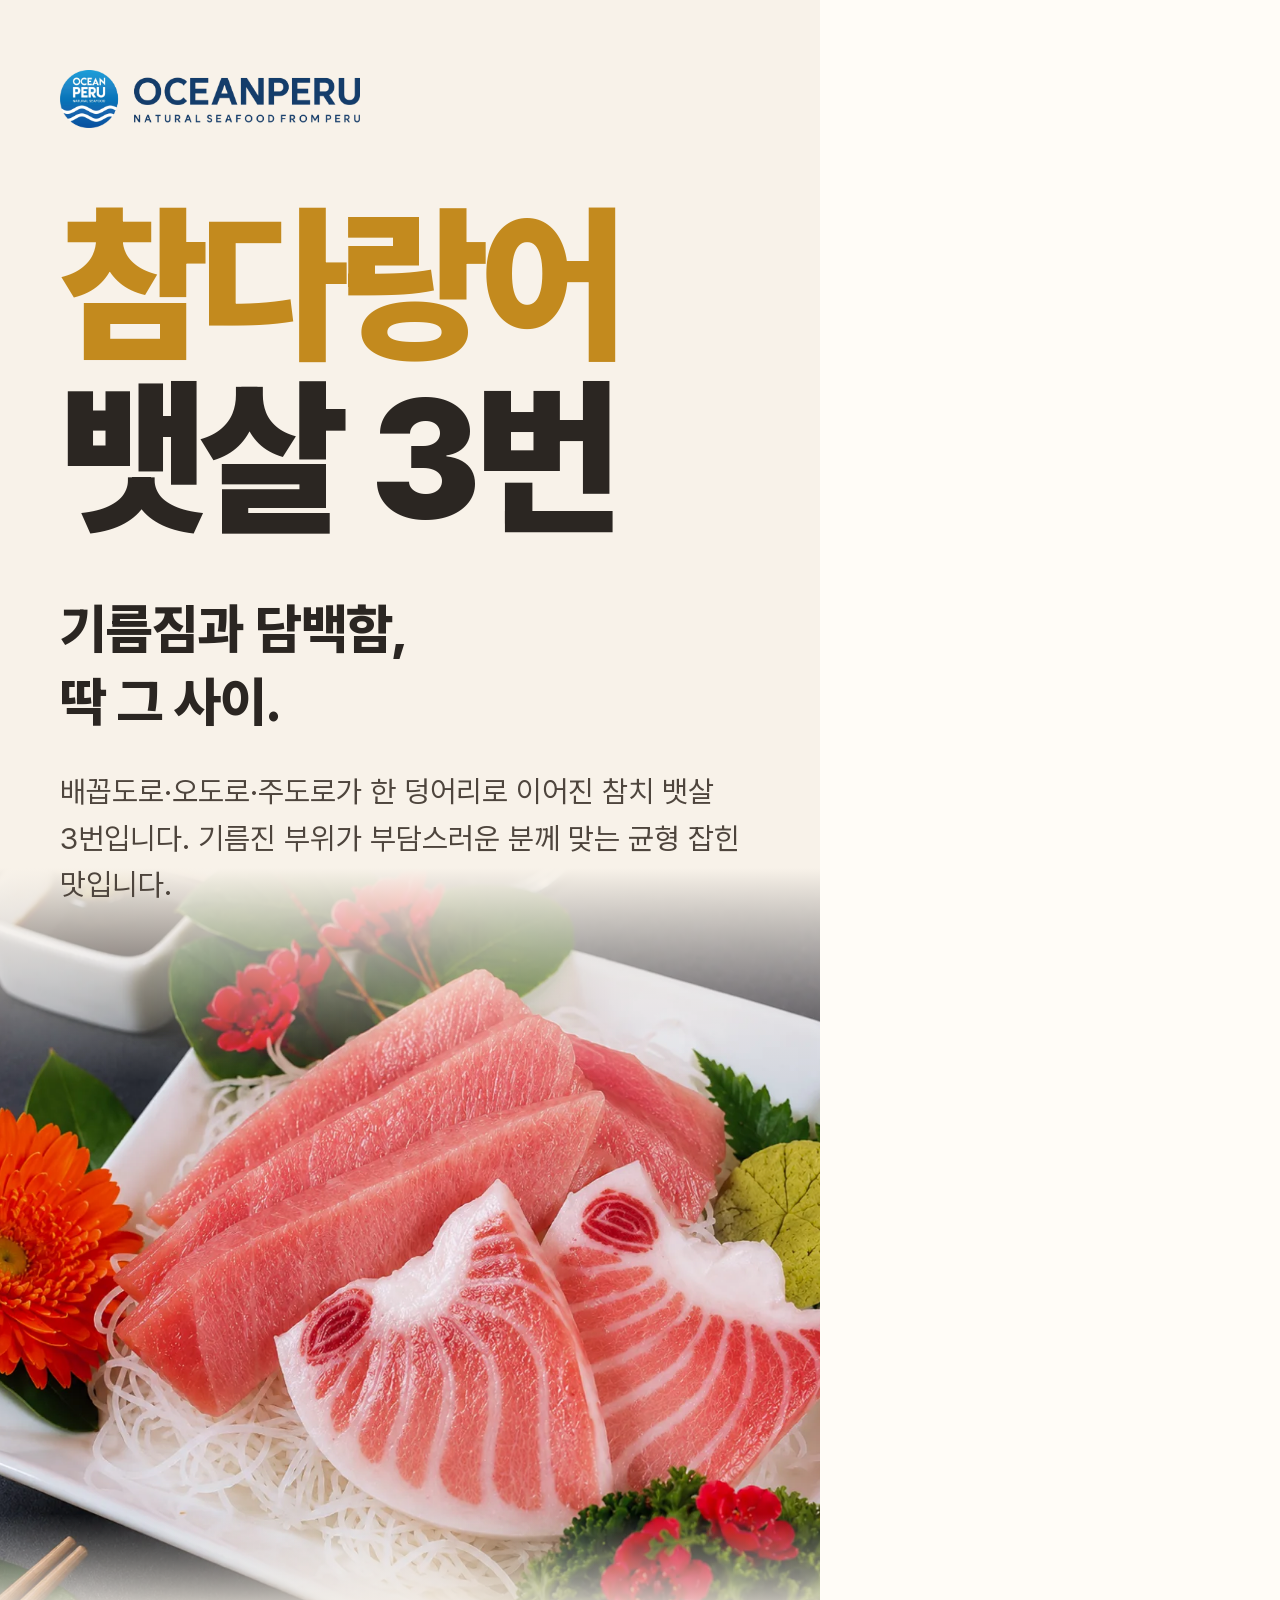
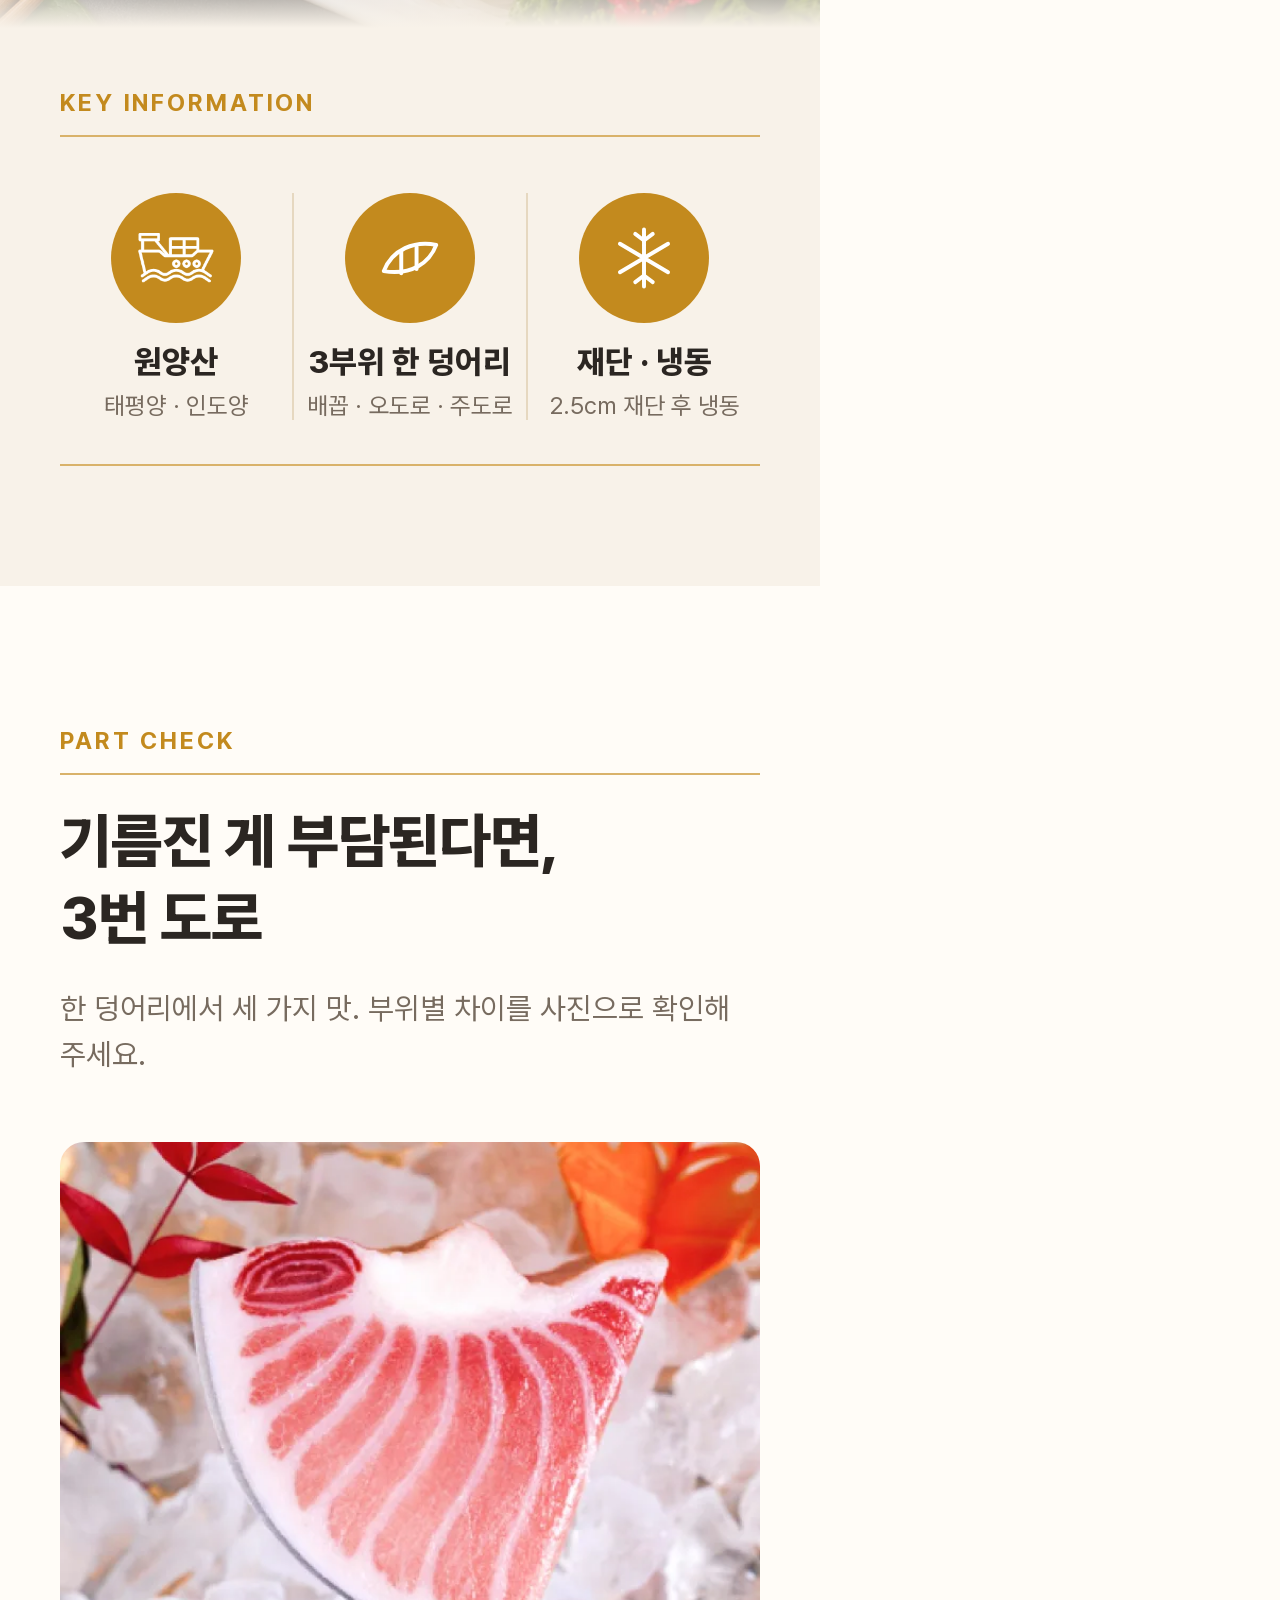
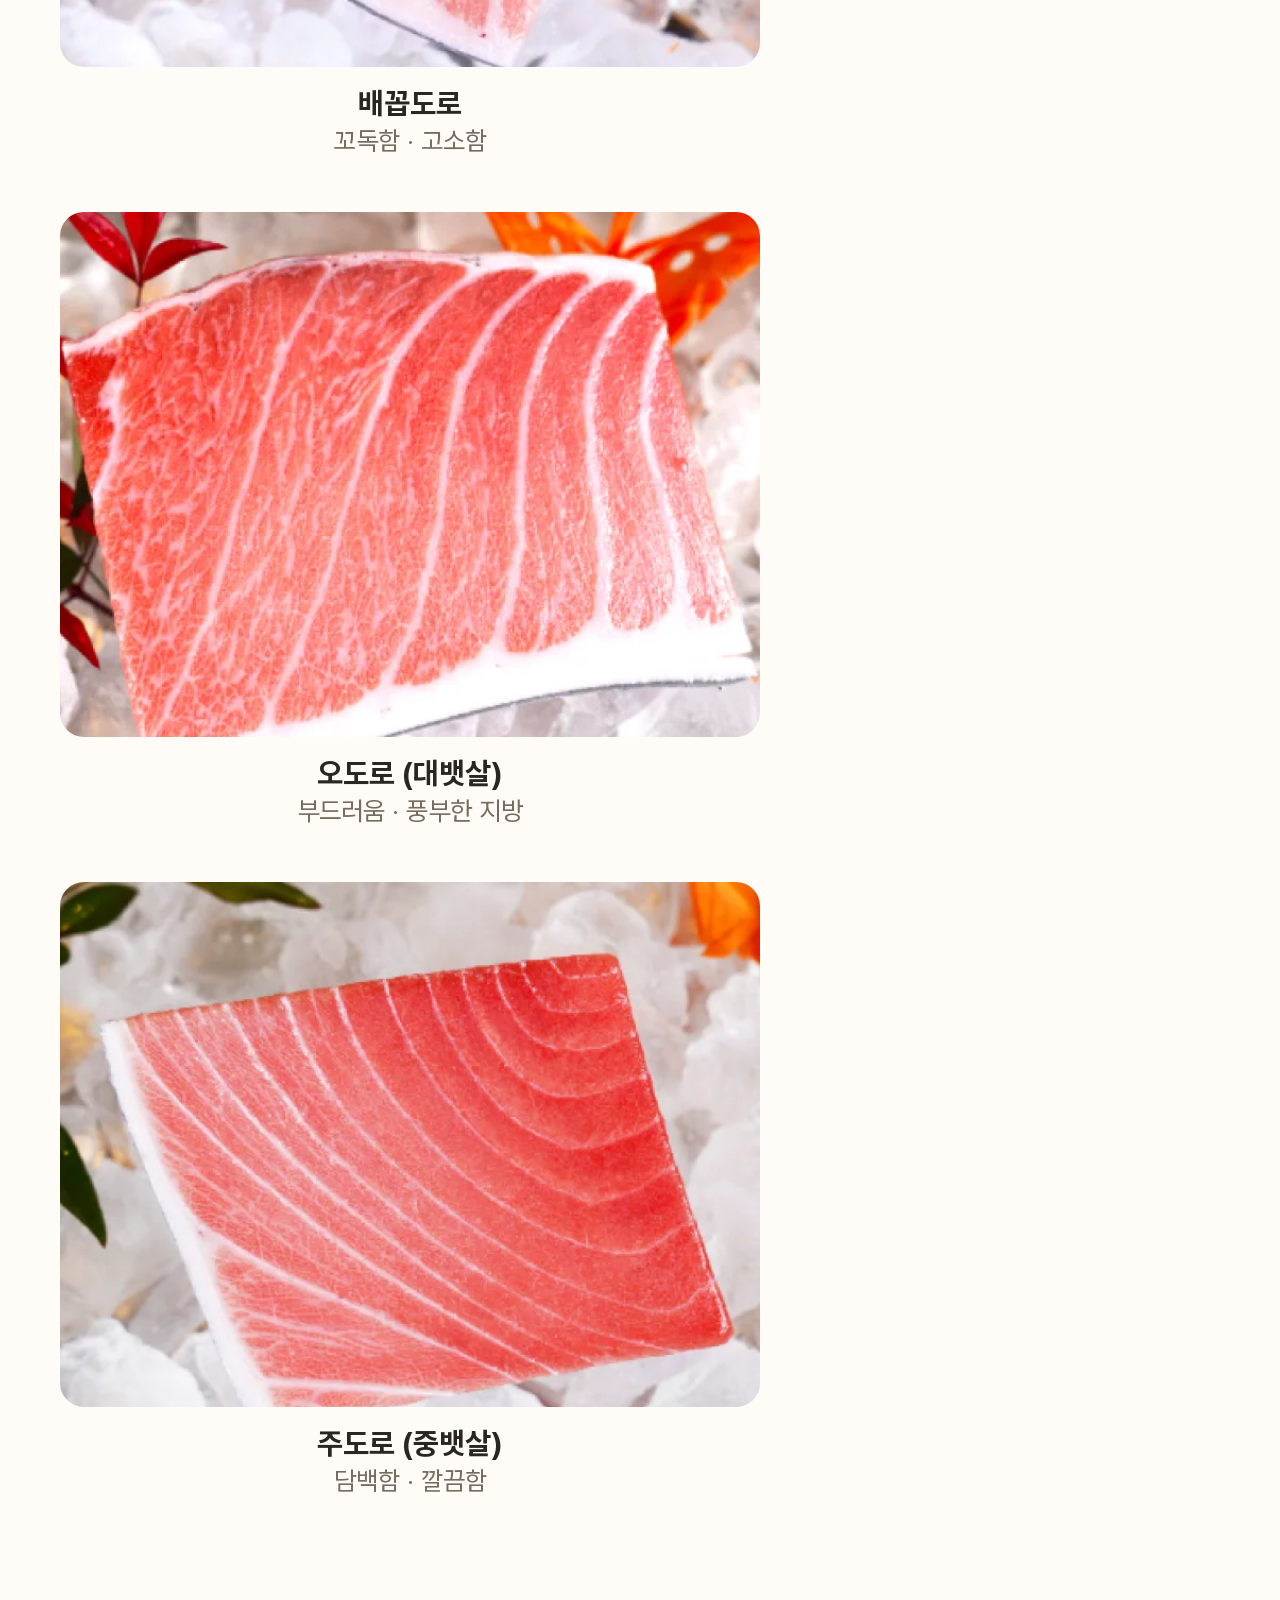
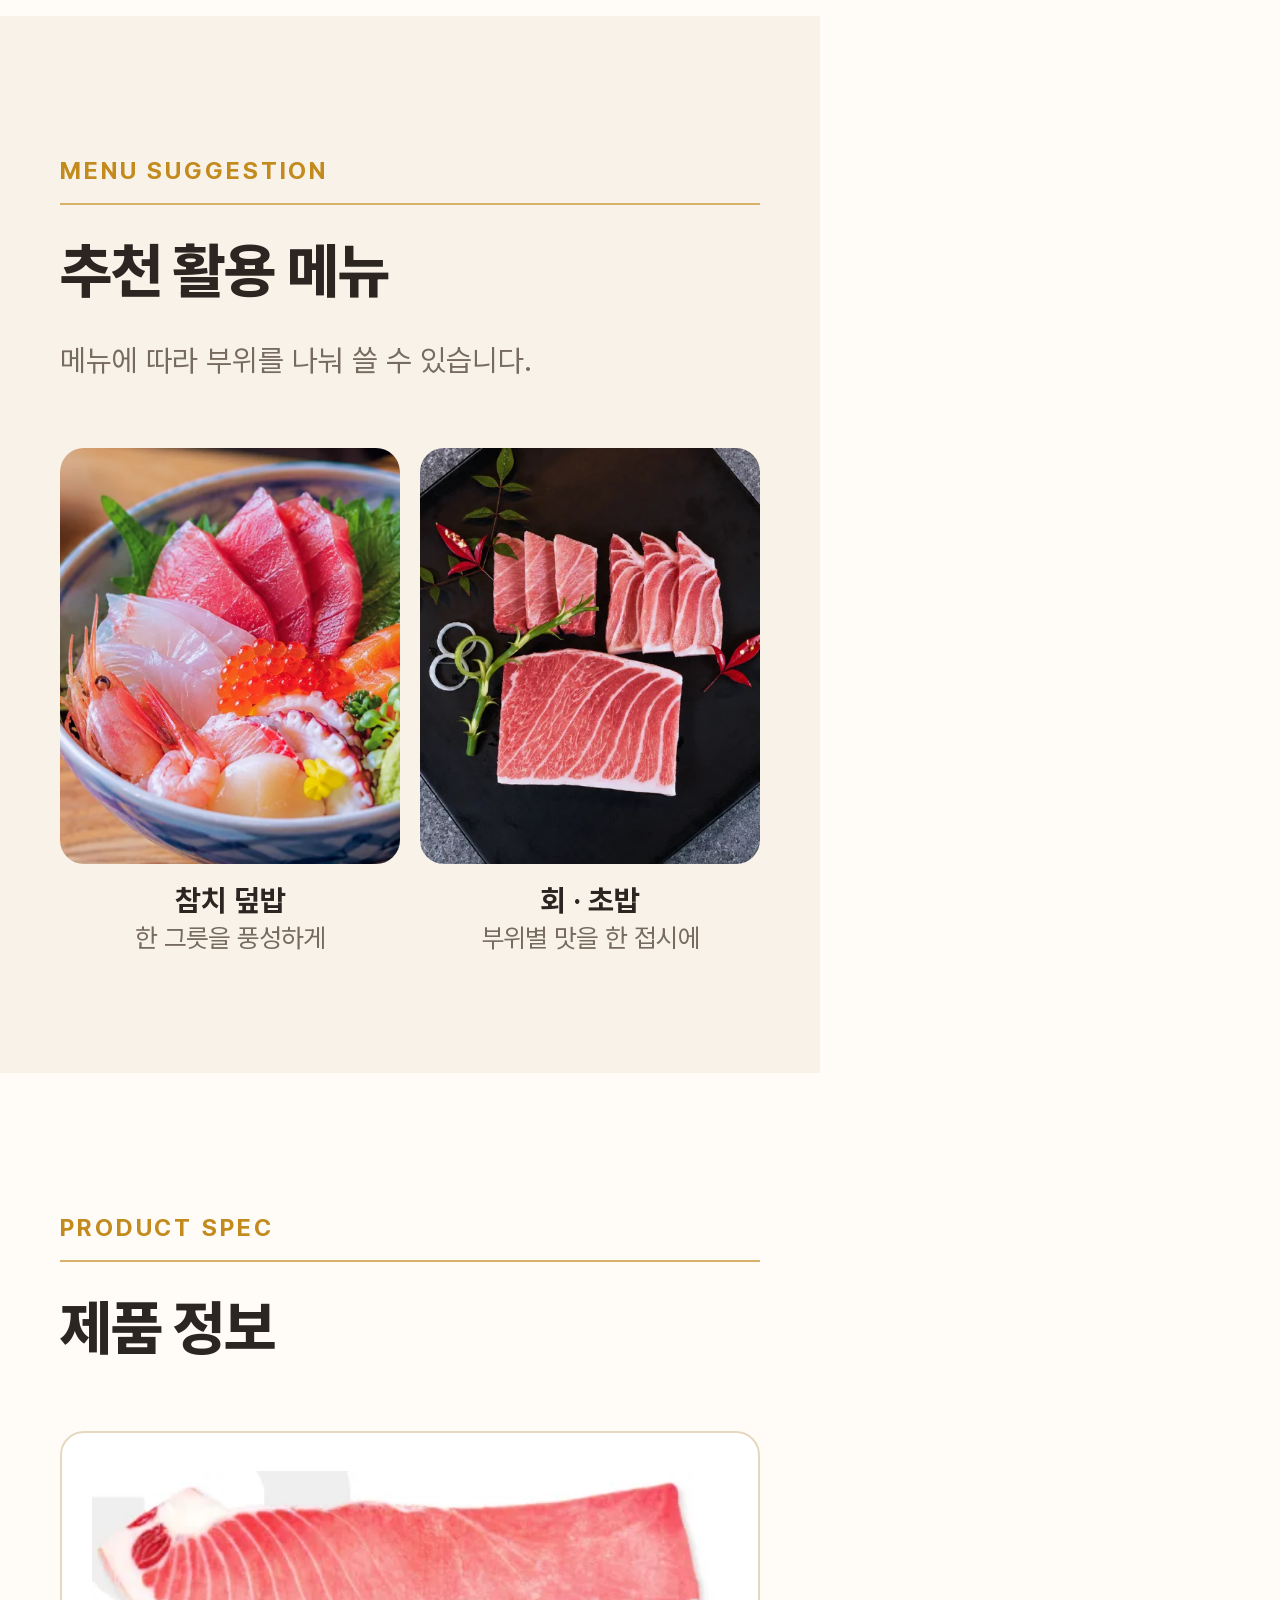
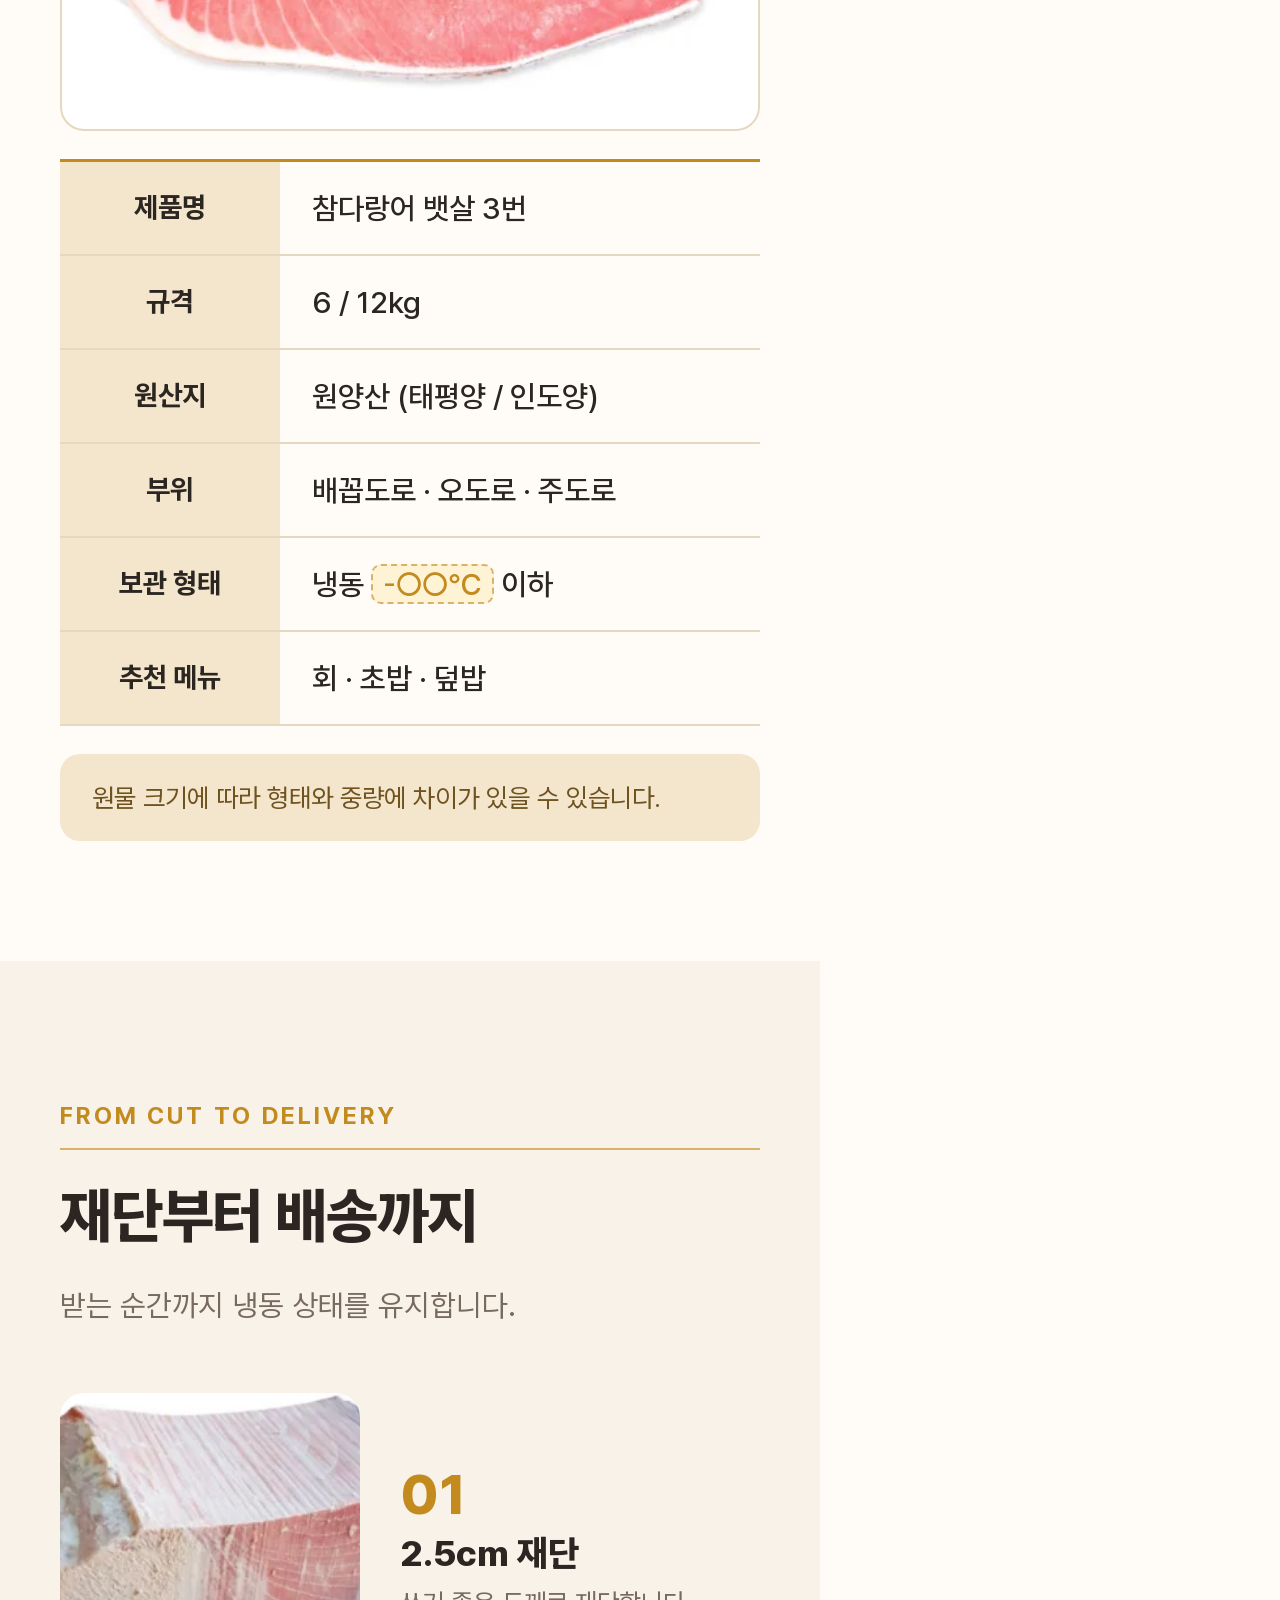
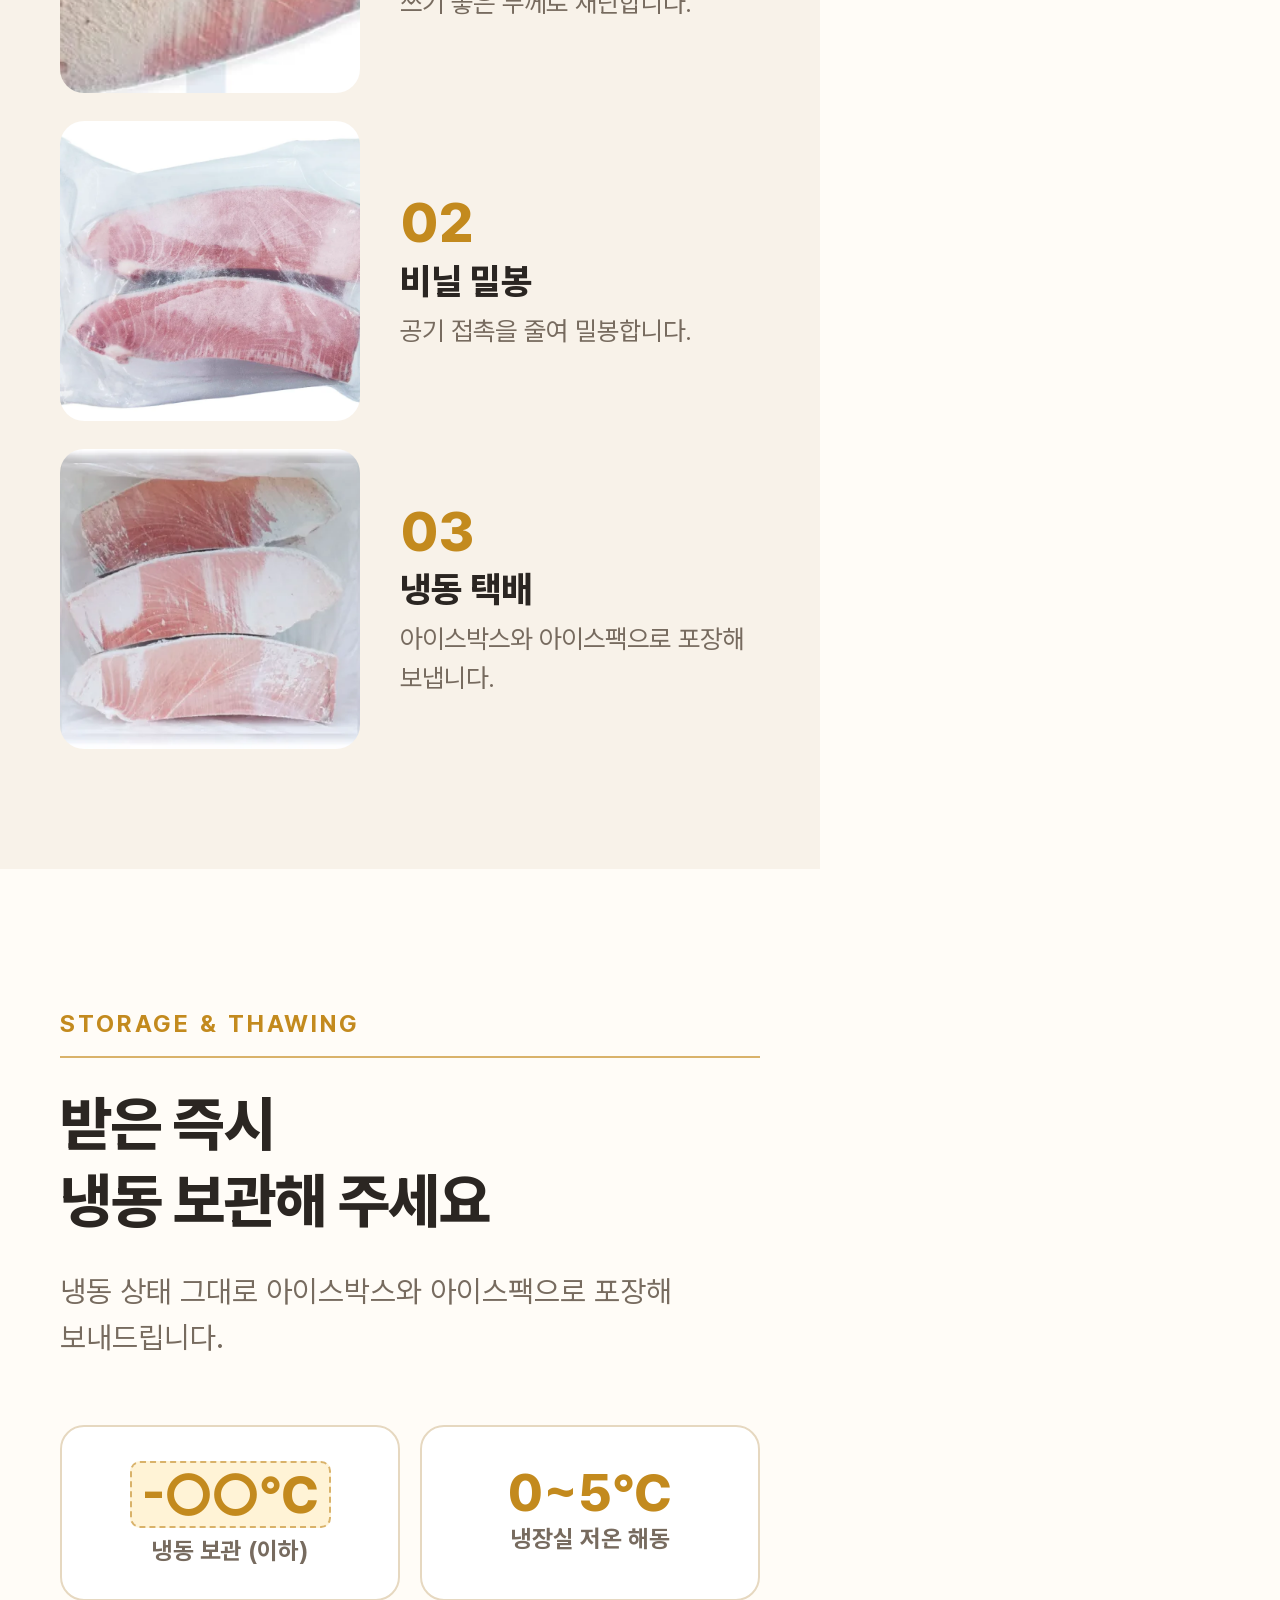
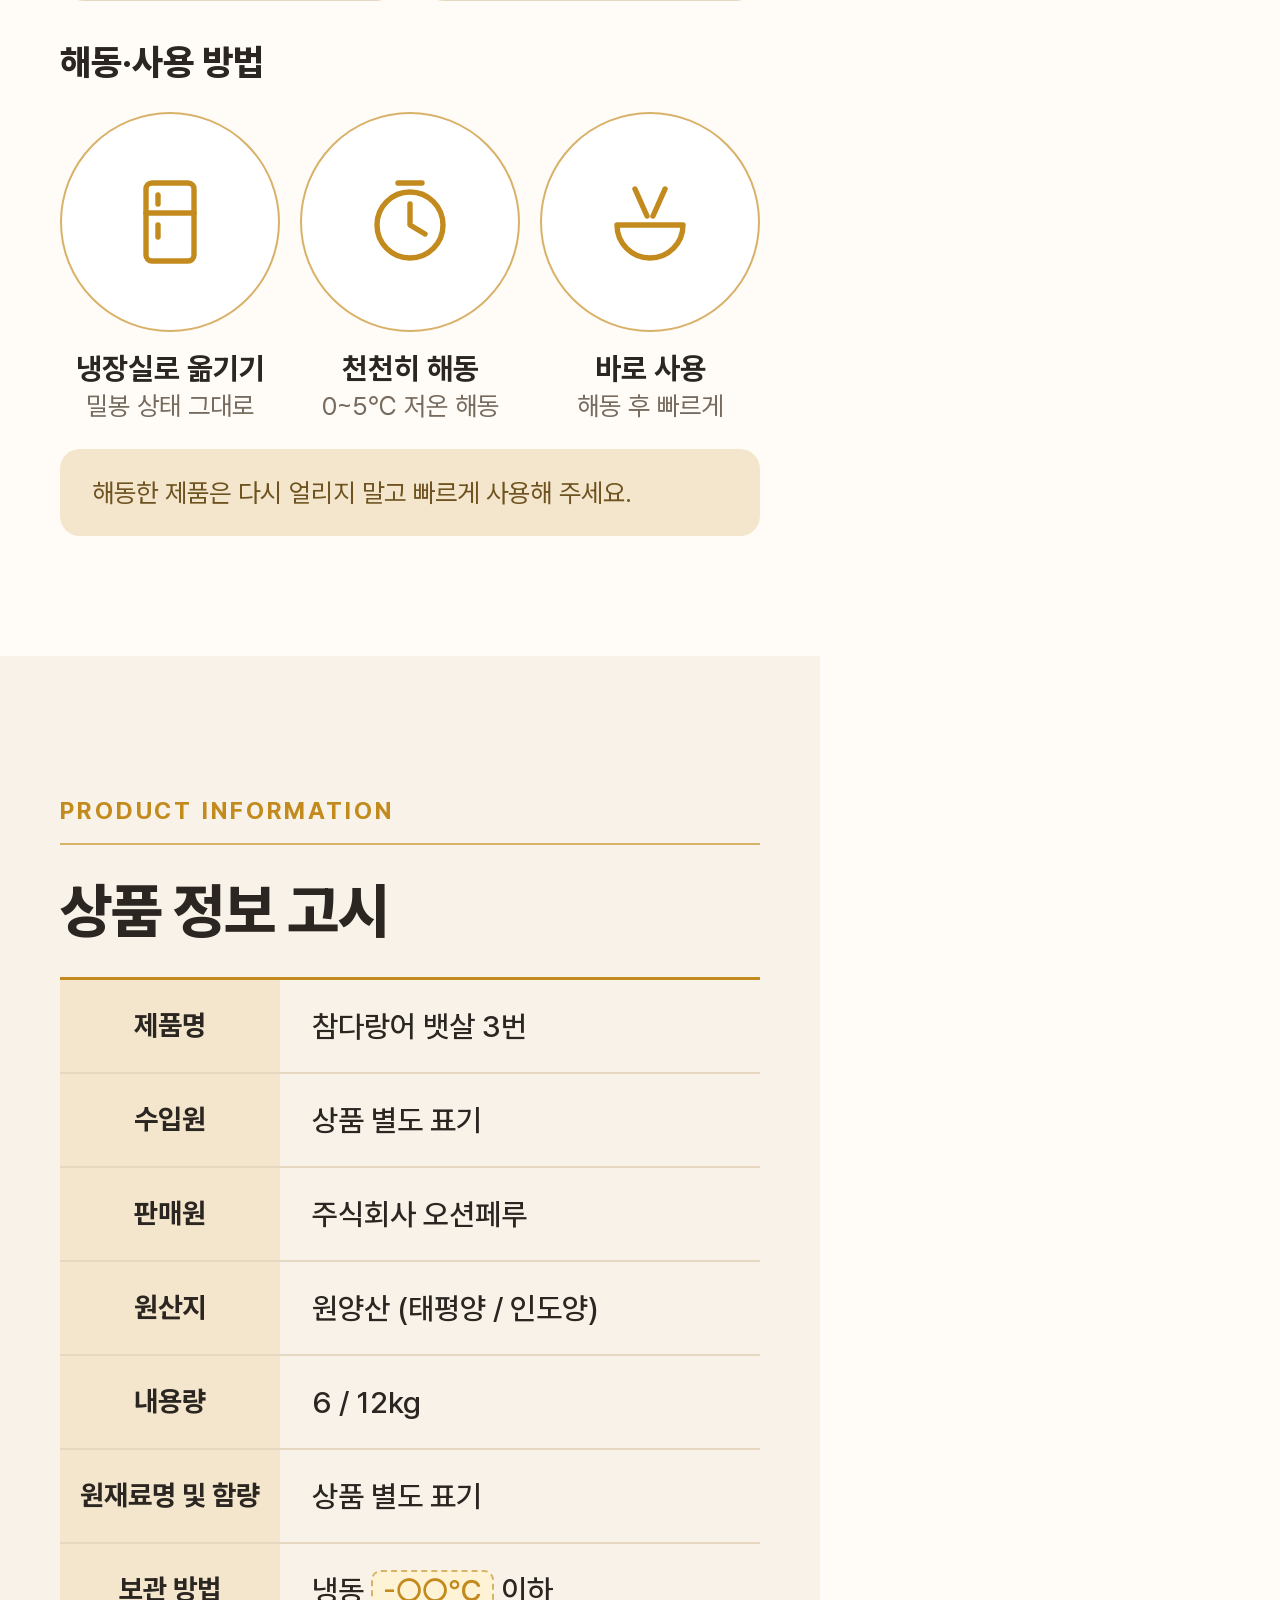
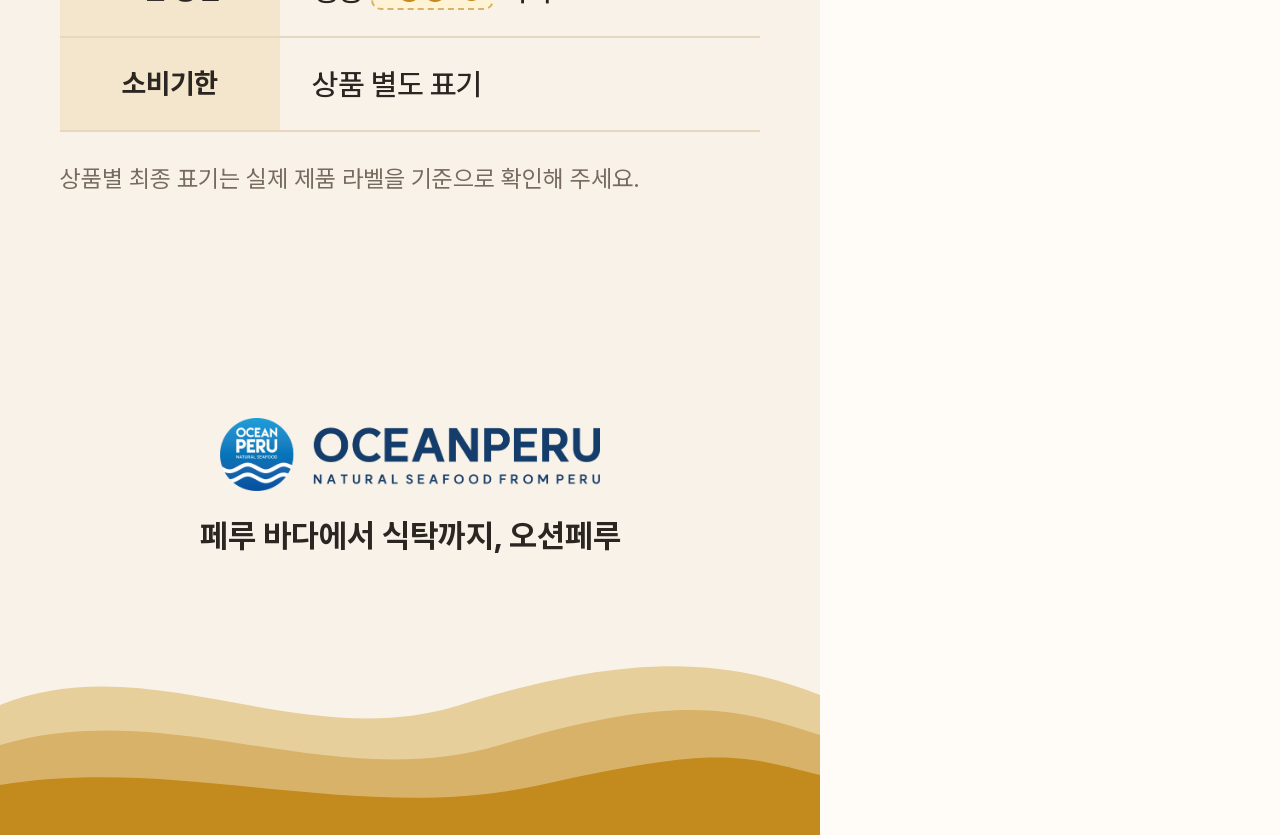
<file: layout/tuna-820/index.html>
<!doctype html>
<html lang="ko"><head><meta charset="utf-8"><meta name="robots" content="noindex"><meta name="viewport" content="width=820"><title>참다랑어 뱃살 3번 상세 820</title>
<style>
@font-face{font-family:"Pretendard Variable";src:url(../uni-820/PretendardVariable.woff2) format("woff2");font-weight:45 920}
:root{--cream:#F8F2E9;--paper:#FFFCF7;--gold:#C38A1E;--gold2:#D9B26A;--goldbg:#F3E6CC;--ink:#2B2622;--muted:#776B5F;--line:#E6D8C0;--char:#2E2925}
*{box-sizing:border-box;margin:0;padding:0}
body{width:820px;font-family:"Pretendard Variable",Pretendard,sans-serif;color:var(--ink);background:var(--paper);word-break:keep-all}
img{display:block;width:100%;height:100%;object-fit:cover}
.panel{padding:140px 60px 120px;display:flex;flex-direction:column;gap:28px;position:relative}
.cream{background:var(--cream)}.paper{background:var(--paper)}.char{background:var(--char)}
.lab{font-size:24px;font-weight:700;letter-spacing:.12em;color:var(--gold);padding-bottom:18px;border-bottom:2px solid var(--gold2)}
.h{font-size:60px;font-weight:800;line-height:1.28;letter-spacing:-.02em}
.d{font-size:30px;line-height:1.55;color:var(--muted)}
.char .h{color:#fff}.char .d{color:#D8CCBC}.char .lab{color:var(--gold2);border-color:rgba(217,178,106,.5)}
.gap{height:8px}
.ph{border-radius:24px;overflow:hidden;background:#EFE6D8}
.cap{padding-top:18px;text-align:center}.cap b{display:block;font-size:30px;font-weight:700}.cap span{display:block;font-size:26px;color:var(--muted);margin-top:4px}
.ai{position:relative}
/* hero */
.hero{padding:0;gap:0;background:var(--cream);overflow:hidden}
.hero-top{padding:70px 60px 0;display:flex;flex-direction:column;gap:0;position:relative;z-index:2}
.hero-top .logo{width:300px;height:auto;margin-bottom:70px}
.hero-top h1{font-size:170px;font-weight:900;line-height:1.02;letter-spacing:-.04em}
.hero-top h1 em{font-style:normal;color:var(--gold);display:block}
.hero-top .st{font-size:54px;font-weight:800;line-height:1.35;margin-top:48px;letter-spacing:-.02em}
.hero-top .d{margin-top:30px;color:#4E453D}
.hero-img{height:760px;margin-top:-40px;position:relative}
.hero-img::before{content:"";position:absolute;inset:0;z-index:1;background:linear-gradient(180deg,var(--cream) 0%,rgba(248,242,233,0) 28%,rgba(248,242,233,0) 85%,var(--cream) 100%)}
/* key info */
.key{gap:36px}
.keys{display:flex;border-top:2px solid var(--gold2);border-bottom:2px solid var(--gold2);padding:44px 0}
.keys>div{flex:1;display:flex;flex-direction:column;align-items:center;gap:20px;text-align:center}
.keys>div+div{border-left:2px solid var(--line)}
.gc{width:130px;height:130px;border-radius:50%;background:var(--gold);display:grid;place-items:center}
.gc img{width:78px;height:78px;object-fit:contain}
.gc svg{width:70px;height:70px;stroke:#fff;fill:none;stroke-width:1.8;stroke-linecap:round;stroke-linejoin:round}
.keys b{font-size:32px;font-weight:800}
.keys span{font-size:24px;color:var(--muted);margin-top:-10px}
/* proof */
.stack{display:flex;flex-direction:column;gap:56px}
.two{display:flex;gap:20px}.two>div{width:340px}
.tbl{border-top:3px solid var(--gold);}
.tbl div{display:flex;border-bottom:2px solid var(--line)}
.tbl span{width:220px;flex:none;background:var(--goldbg);padding:28px 20px;font-size:28px;font-weight:700;text-align:center}
.tbl b{padding:28px 32px;font-size:30px;font-weight:500}
.note{background:var(--goldbg);border-radius:20px;padding:24px 32px;font-size:26px;line-height:1.5;color:#6E5320}
.step{display:flex;gap:40px;align-items:center}
.step .ph{width:300px;height:300px;flex:none}
.step em{display:block;font-style:normal;font-size:56px;font-weight:800;color:var(--gold);line-height:1.1}
.step b{display:block;font-size:36px;font-weight:800;margin:6px 0 8px}.step span{font-size:26px;line-height:1.5;color:var(--muted)}
.flow{display:flex;flex-direction:column;gap:0;margin-top:10px}
.flow>div{display:flex;align-items:center;gap:32px;padding:30px 0;border-bottom:2px solid rgba(217,178,106,.35)}
.flow>div:last-child{border-bottom:0}
.flow .gc{width:110px;height:110px;flex:none}.flow .gc img{width:64px;height:64px}.flow .gc svg{width:58px;height:58px}
.flow em{font-style:normal;font-size:26px;font-weight:800;color:var(--gold2);letter-spacing:.1em}
.flow b{display:block;font-size:36px;font-weight:800;color:#fff;margin:4px 0}.flow span{font-size:26px;color:#D8CCBC}
.temps{display:flex;gap:20px}.temps div{flex:1;background:#fff;border:2px solid var(--line);border-radius:24px;padding:34px 10px;text-align:center}
.temps b{display:block;font-size:52px;font-weight:800;color:var(--gold)}.temps span{font-size:24px;font-weight:700;color:var(--muted)}
.sub{font-size:36px;font-weight:800;margin-top:12px}
.thaw{display:flex;gap:20px}.thaw>div{width:220px}
.thaw .c{width:220px;height:220px;border-radius:50%;background:#fff;border:2px solid var(--gold2);display:grid;place-items:center}
.thaw svg{width:96px;height:96px;stroke:var(--gold);fill:none;stroke-width:1.8;stroke-linecap:round;stroke-linejoin:round}
.close{padding:0;gap:0;background:var(--cream)}
.close .in{padding:100px 60px 80px;display:flex;flex-direction:column;align-items:center;gap:26px;text-align:center}
.close .in img{width:380px;height:auto}
.close p{font-size:32px;font-weight:700;color:var(--ink)}
.close svg{display:block;width:820px;height:200px}
.tbd{color:var(--gold);background:#FFF3D6;border:2px dashed var(--gold2);border-radius:10px;padding:0 10px}
</style></head><body>
<section class="panel hero" id="p01">
  <div class="hero-top">
    <img class="logo" src="../uni-820/logo.png" alt="OCEANPERU">
    <h1><em>참다랑어</em>뱃살 3번</h1>
    <p class="st">기름짐과 담백함,<br>딱 그 사이.</p>
    <p class="d">배꼽도로·오도로·주도로가 한 덩어리로 이어진 참치 뱃살 3번입니다. 기름진 부위가 부담스러운 분께 맞는 균형 잡힌 맛입니다.</p>
  </div>
  <div class="hero-img"><img src="../img/hero.webp" alt="" style="object-position:50% 55%"></div>
</section>

<section class="panel cream key" id="p02" style="padding-top:60px">
  <p class="lab">KEY INFORMATION</p>
  <div class="keys" style="border-top:0;padding-top:20px">
    <div><div class="gc"><img src="../uni-820/ic-ship.png" alt=""></div><b>원양산</b><span>태평양 · 인도양</span></div>
    <div><div class="gc"><svg viewBox="0 0 32 32"><path d="M4 22c4-10 14-14 24-12-3 8-11 14-24 12z"/><path d="M12 13v10M19 11v10"/></svg></div><b>3부위 한 덩어리</b><span>배꼽 · 오도로 · 주도로</span></div>
    <div><div class="gc"><svg viewBox="0 0 32 32"><path d="M16 3v26M5 9.5l22 13M27 9.5l-22 13M12 5l4 3 4-3M12 27l4-3 4 3"/></svg></div><b>재단 · 냉동</b><span>2.5cm 재단 후 냉동</span></div>
  </div>
</section>

<section class="panel paper" id="p03">
  <p class="lab">PART CHECK</p><h2 class="h">기름진 게 부담된다면,<br>3번 도로</h2>
  <p class="d">한 덩어리에서 세 가지 맛. 부위별 차이를 사진으로 확인해 주세요.</p><div class="gap"></div>
  <div class="stack">
    <div><div class="ph" style="height:525px"><img src="../img/part-01.webp" alt=""></div><div class="cap"><b>배꼽도로</b><span>꼬독함 · 고소함</span></div></div>
    <div><div class="ph" style="height:525px"><img src="../img/part-02.webp" alt=""></div><div class="cap"><b>오도로 (대뱃살)</b><span>부드러움 · 풍부한 지방</span></div></div>
    <div><div class="ph" style="height:525px"><img src="../img/part-03.webp" alt=""></div><div class="cap"><b>주도로 (중뱃살)</b><span>담백함 · 깔끔함</span></div></div>
  </div>
</section>

<section class="panel cream" id="p04">
  <p class="lab">MENU SUGGESTION</p><h2 class="h">추천 활용 메뉴</h2>
  <p class="d">메뉴에 따라 부위를 나눠 쓸 수 있습니다.</p><div class="gap"></div>
  <div class="two">
    <div><div class="ph" style="height:416px"><img src="../img/use-01.webp" alt=""></div><div class="cap"><b>참치 덮밥</b><span>한 그릇을 풍성하게</span></div></div>
    <div><div class="ph" style="height:416px"><img src="../img/use-02.webp" alt=""></div><div class="cap"><b>회 · 초밥</b><span>부위별 맛을 한 접시에</span></div></div>
  </div>
</section>

<section class="panel paper" id="p05">
  <p class="lab">PRODUCT SPEC</p><h2 class="h">제품 정보</h2><div class="gap"></div>
  <div class="ph" style="height:300px;background:#fff;border:2px solid var(--line);padding:20px 30px"><img src="../img/detail-main.webp" alt="" style="object-fit:contain"></div>
  <div class="tbl">
    <div><span>제품명</span><b>참다랑어 뱃살 3번</b></div>
    <div><span>규격</span><b>6 / 12kg</b></div>
    <div><span>원산지</span><b>원양산 (태평양 / 인도양)</b></div>
    <div><span>부위</span><b>배꼽도로 · 오도로 · 주도로</b></div>
    <div><span>보관 형태</span><b>냉동 <i class="tbd" style="font-style:normal">-○○℃</i> 이하</b></div>
    <div><span>추천 메뉴</span><b>회 · 초밥 · 덮밥</b></div>
  </div>
  <p class="note">원물 크기에 따라 형태와 중량에 차이가 있을 수 있습니다.</p>
</section>

<section class="panel cream" id="p06">
  <p class="lab">FROM CUT TO DELIVERY</p><h2 class="h">재단부터 배송까지</h2>
  <p class="d">받는 순간까지 냉동 상태를 유지합니다.</p><div class="gap"></div>
  <div class="step"><div class="ph"><img src="../img/step-01.webp" alt=""></div><div><em>01</em><b>2.5cm 재단</b><span>쓰기 좋은 두께로 재단합니다.</span></div></div>
  <div class="step"><div class="ph"><img src="../img/step-02.webp" alt=""></div><div><em>02</em><b>비닐 밀봉</b><span>공기 접촉을 줄여 밀봉합니다.</span></div></div>
  <div class="step"><div class="ph"><img src="../img/step-03.webp" alt=""></div><div><em>03</em><b>냉동 택배</b><span>아이스박스와 아이스팩으로 포장해 보냅니다.</span></div></div>
</section>

<section class="panel paper" id="p08">
  <p class="lab">STORAGE &amp; THAWING</p><h2 class="h">받은 즉시<br>냉동 보관해 주세요</h2>
  <p class="d">냉동 상태 그대로 아이스박스와 아이스팩으로 포장해 보내드립니다.</p><div class="gap"></div>
  <div class="temps"><div><b class="tbd" style="display:inline-block">-○○℃</b><span style="display:block;margin-top:8px">냉동 보관 (이하)</span></div><div><b>0~5℃</b><span>냉장실 저온 해동</span></div></div>
  <p class="sub">해동·사용 방법</p>
  <div class="thaw">
    <div><div class="c"><svg viewBox="0 0 32 32"><rect x="8" y="3" width="16" height="26" rx="2"/><path d="M8 13h16M12 7v3M12 17v4"/></svg></div><div class="cap"><b>냉장실로 옮기기</b><span>밀봉 상태 그대로</span></div></div>
    <div><div class="c"><svg viewBox="0 0 32 32"><circle cx="16" cy="17" r="11"/><path d="M16 10v7l5 3M12 3h8"/></svg></div><div class="cap"><b>천천히 해동</b><span>0~5℃ 저온 해동</span></div></div>
    <div><div class="c"><svg viewBox="0 0 32 32"><path d="M5 17h22a11 11 0 0 1-22 0z"/><path d="M11 5l4 9M21 5l-4 9"/></svg></div><div class="cap"><b>바로 사용</b><span>해동 후 빠르게</span></div></div>
  </div>
  <p class="note">해동한 제품은 다시 얼리지 말고 빠르게 사용해 주세요.</p>
</section>

<section class="panel cream" id="p09">
  <p class="lab">PRODUCT INFORMATION</p><h2 class="h">상품 정보 고시</h2>
  <div class="tbl">
    <div><span>제품명</span><b>참다랑어 뱃살 3번</b></div><div><span>수입원</span><b>상품 별도 표기</b></div><div><span>판매원</span><b>주식회사 오션페루</b></div>
    <div><span>원산지</span><b>원양산 (태평양 / 인도양)</b></div><div><span>내용량</span><b>6 / 12kg</b></div><div><span>원재료명 및 함량</span><b>상품 별도 표기</b></div>
    <div><span>보관 방법</span><b>냉동 <i class="tbd" style="font-style:normal">-○○℃</i> 이하</b></div><div><span>소비기한</span><b>상품 별도 표기</b></div>
  </div>
  <p class="d" style="font-size:24px">상품별 최종 표기는 실제 제품 라벨을 기준으로 확인해 주세요.</p>
</section>

<section class="panel close" id="p10">
  <div class="in"><img src="../uni-820/logo.png" alt="OCEANPERU"><p>페루 바다에서 식탁까지, 오션페루</p></div>
  <svg viewBox="0 0 820 200" preserveAspectRatio="none"><path d="M0 70 C150 10 300 120 460 70 S720 20 820 60 V200 H0Z" fill="#E7CF9C"/><path d="M0 110 C170 60 330 160 500 110 S730 70 820 100 V200 H0Z" fill="#D9B26A"/><path d="M0 150 C180 120 360 190 540 150 S740 120 820 140 V200 H0Z" fill="#C38A1E"/></svg>
</section>
</body></html>
</file>
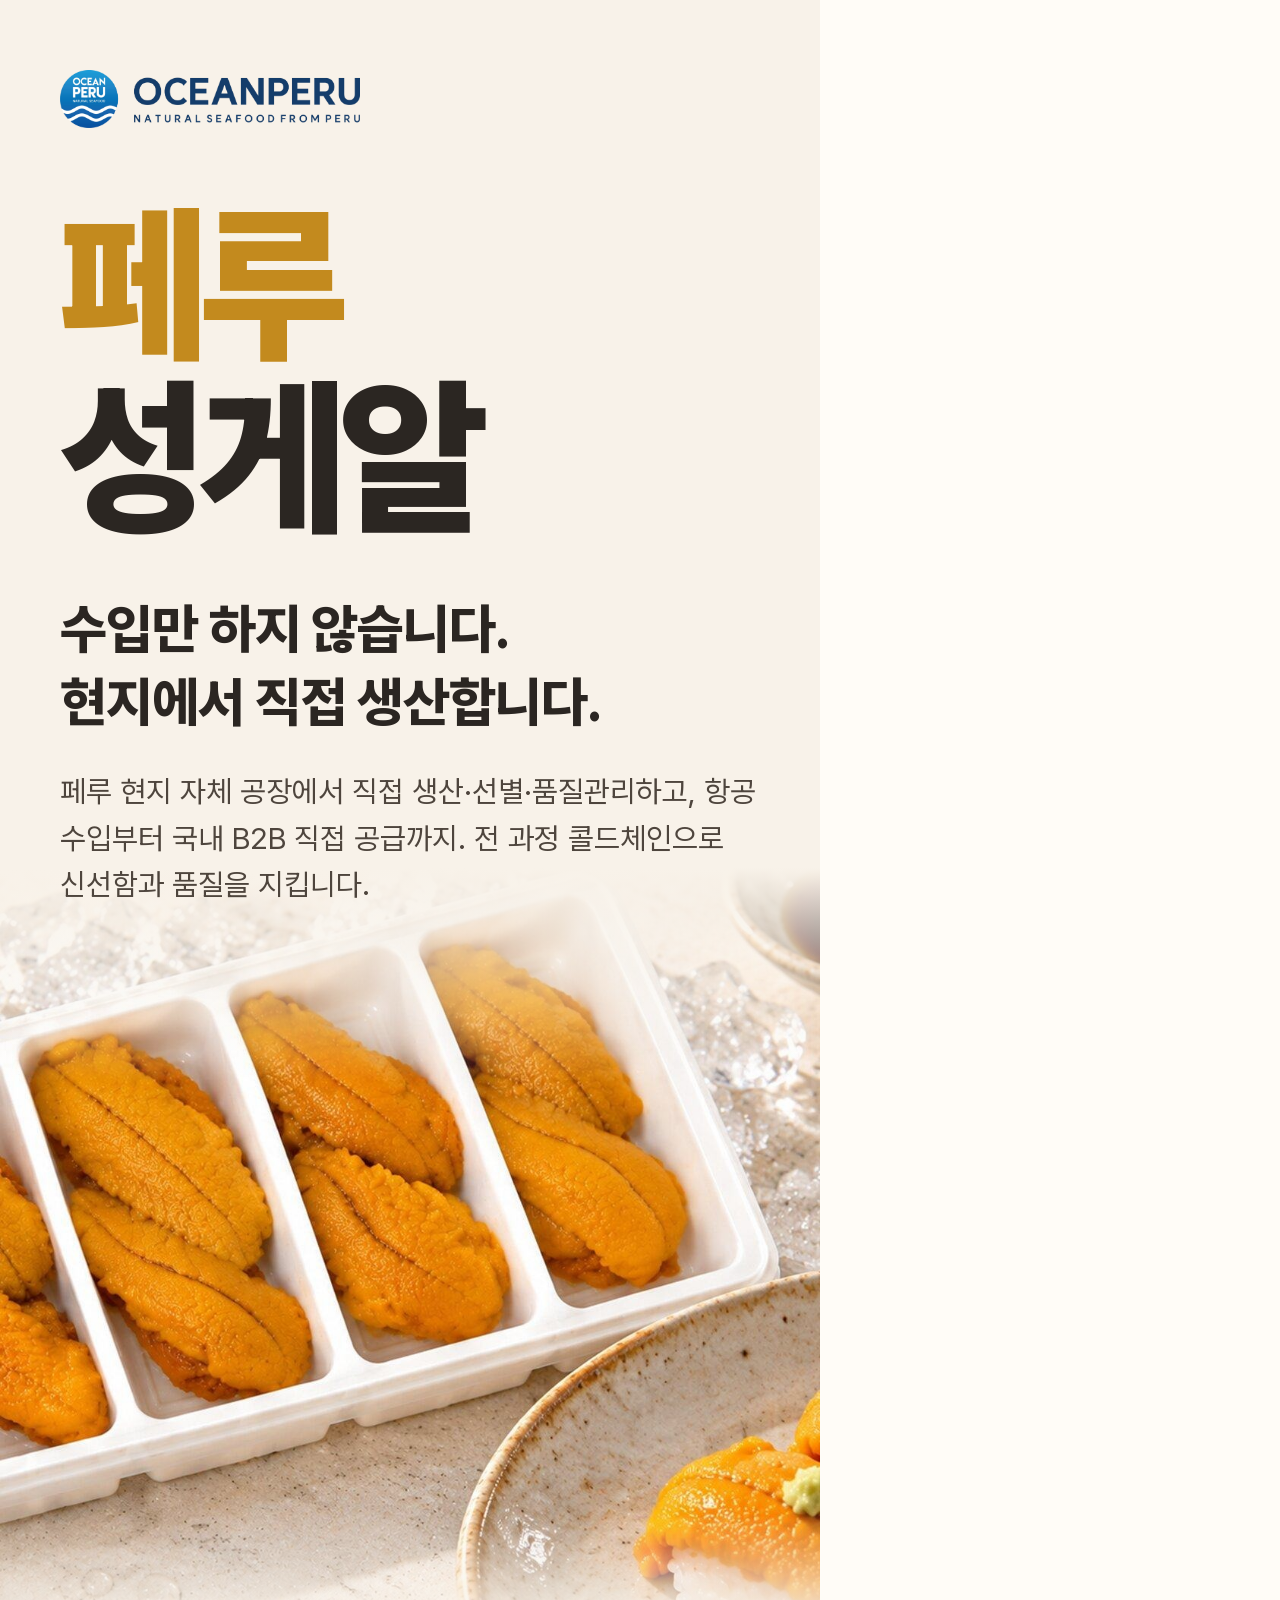
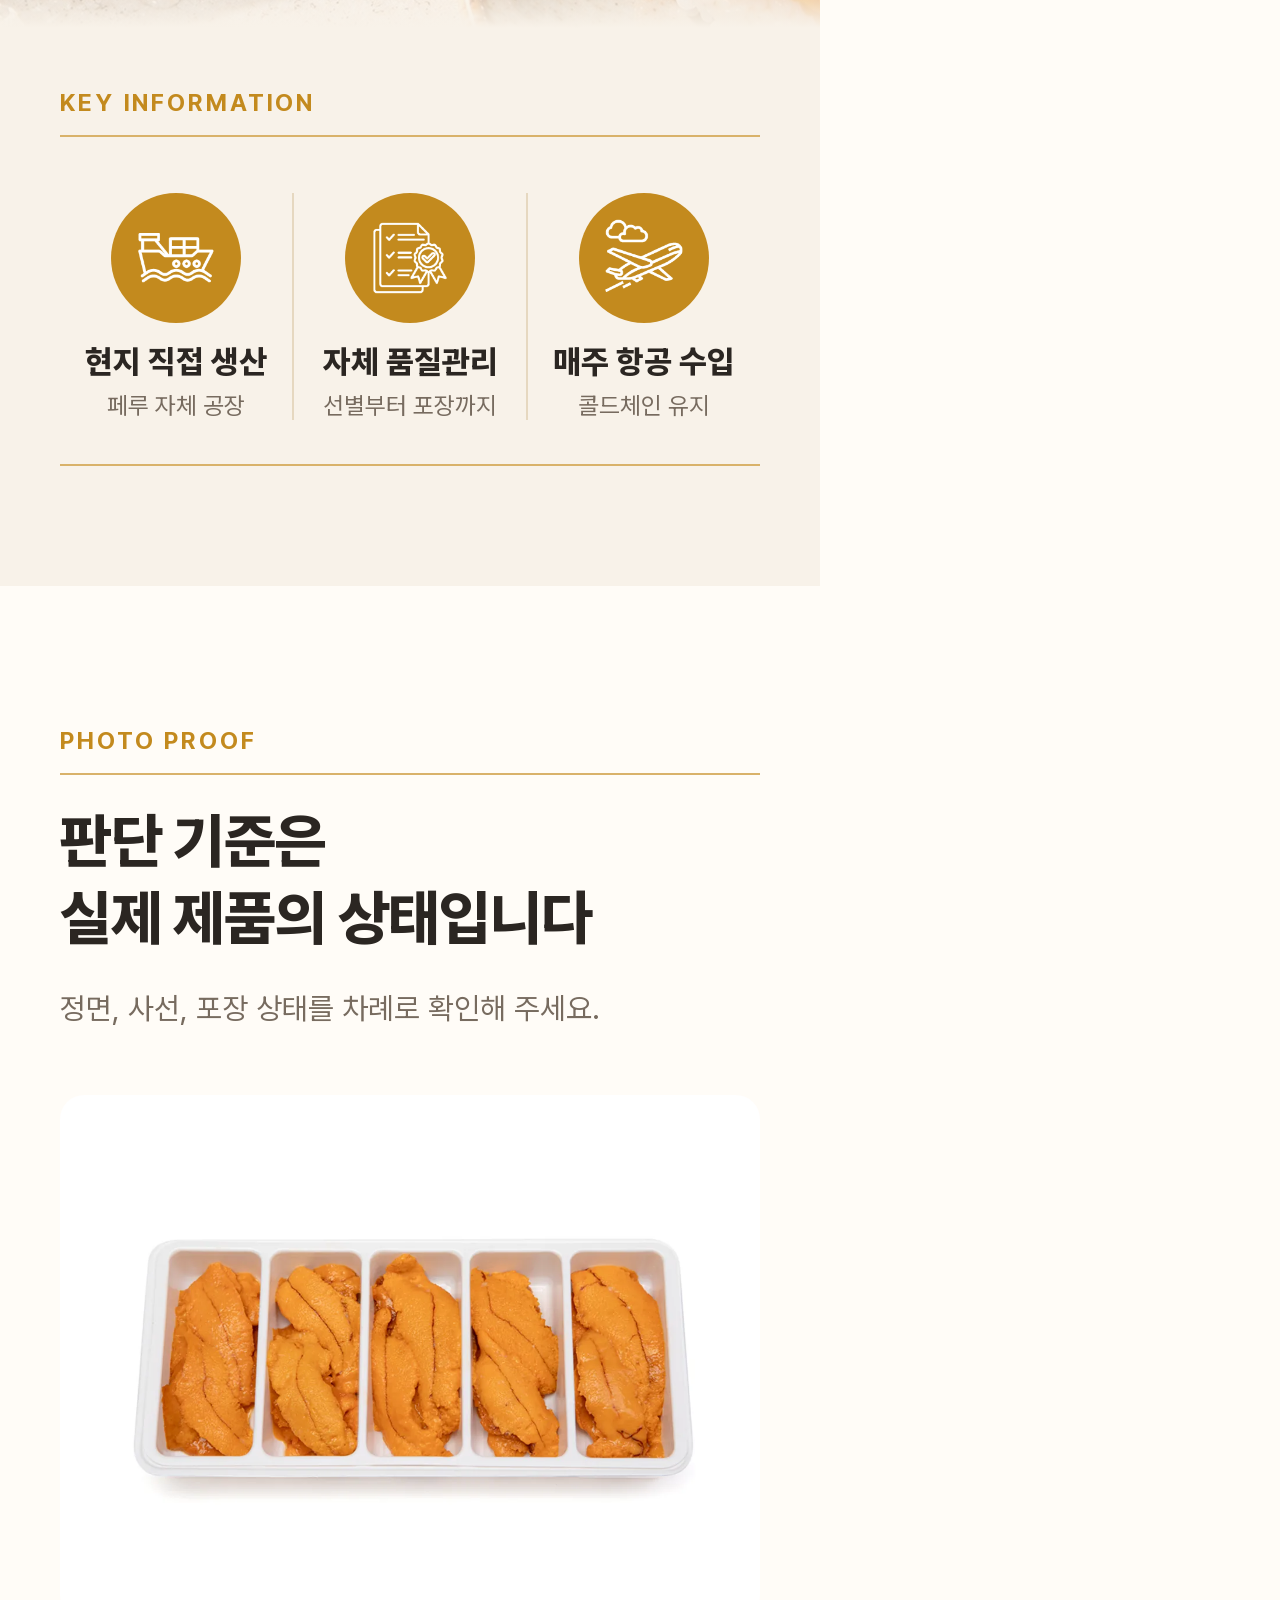
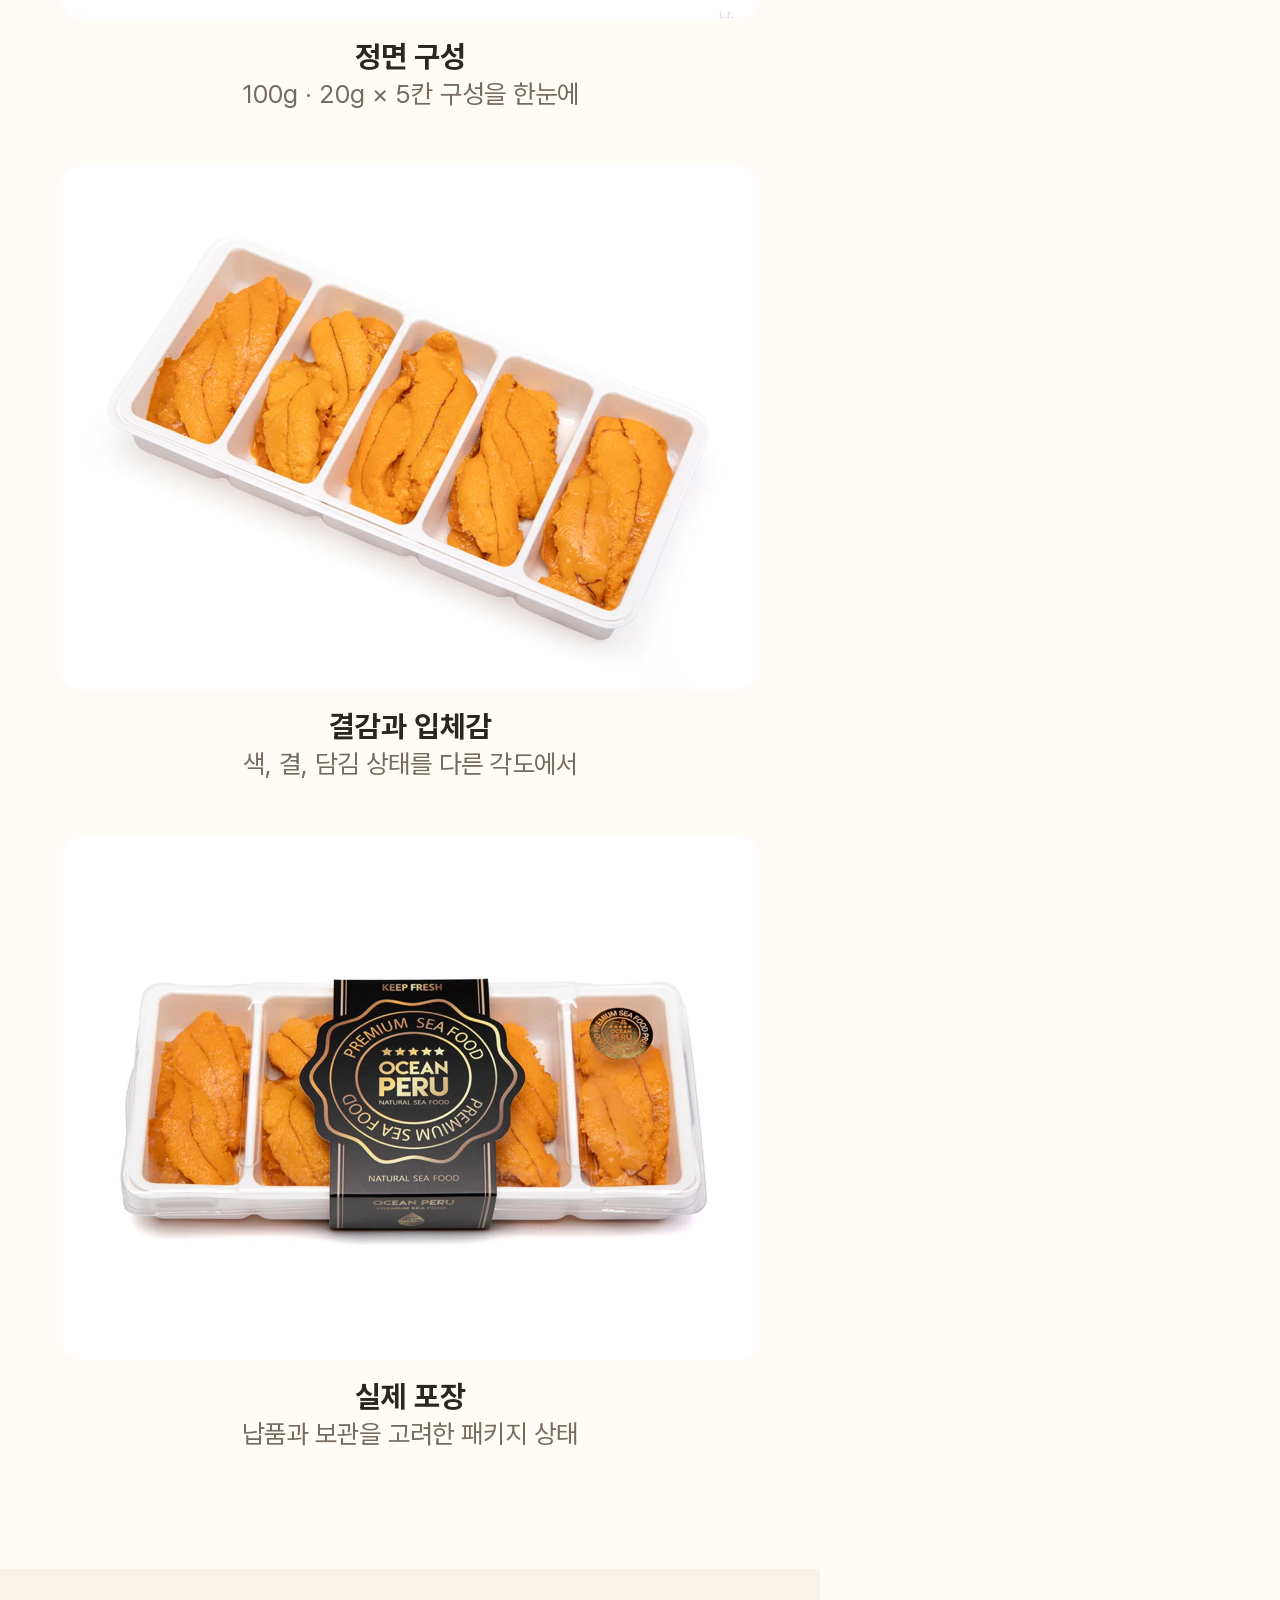
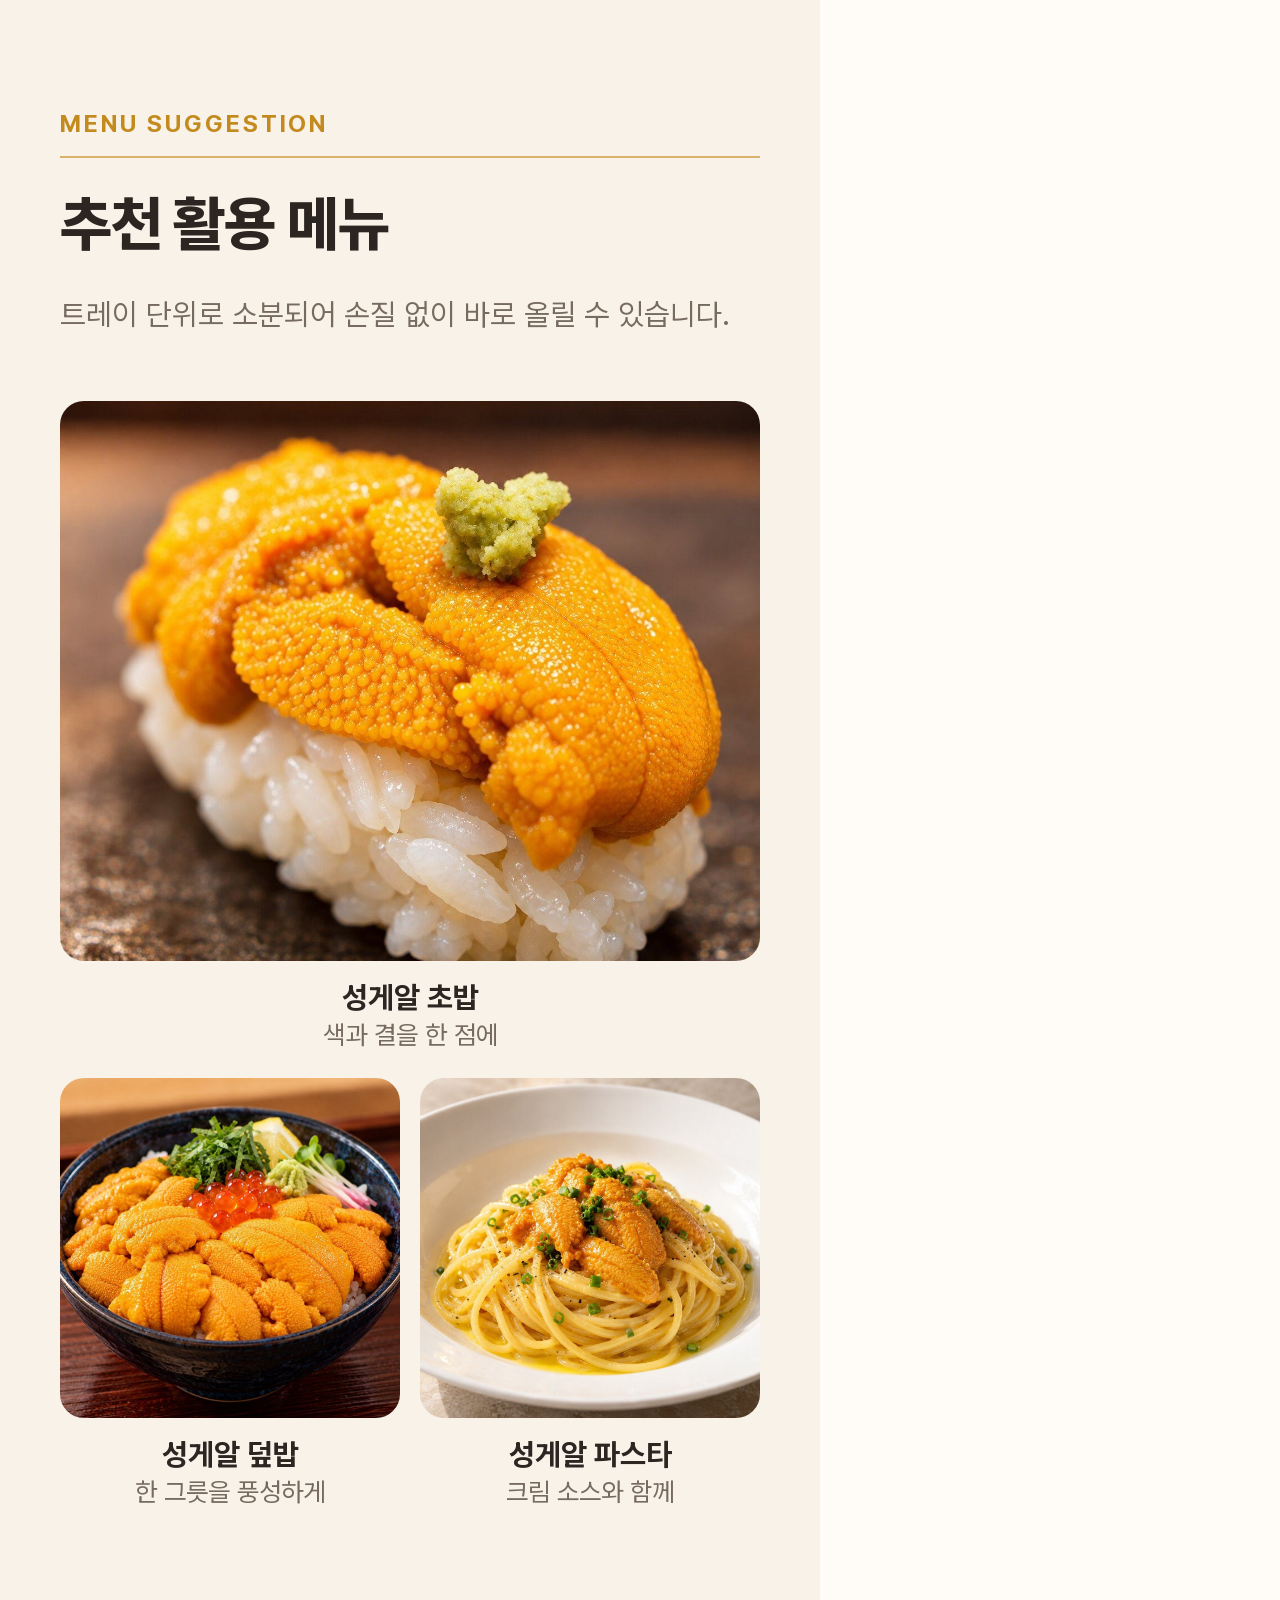
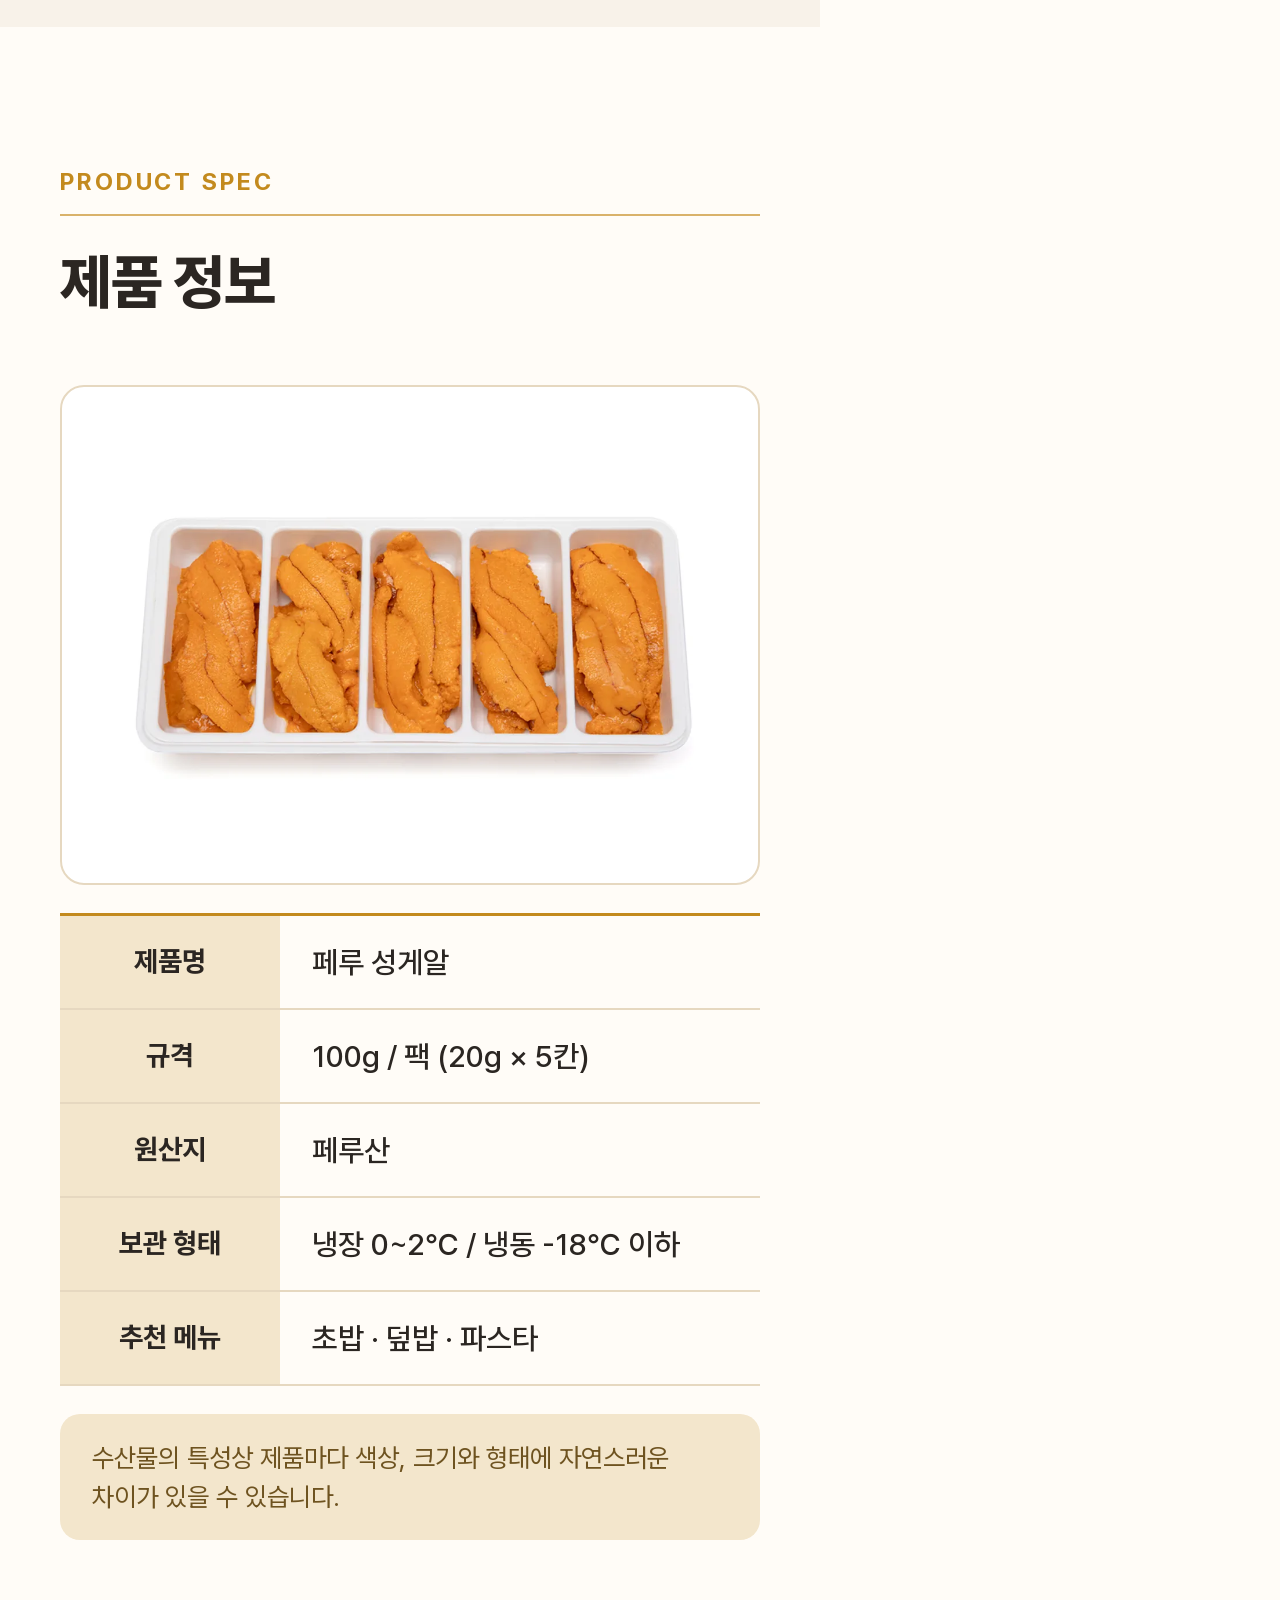
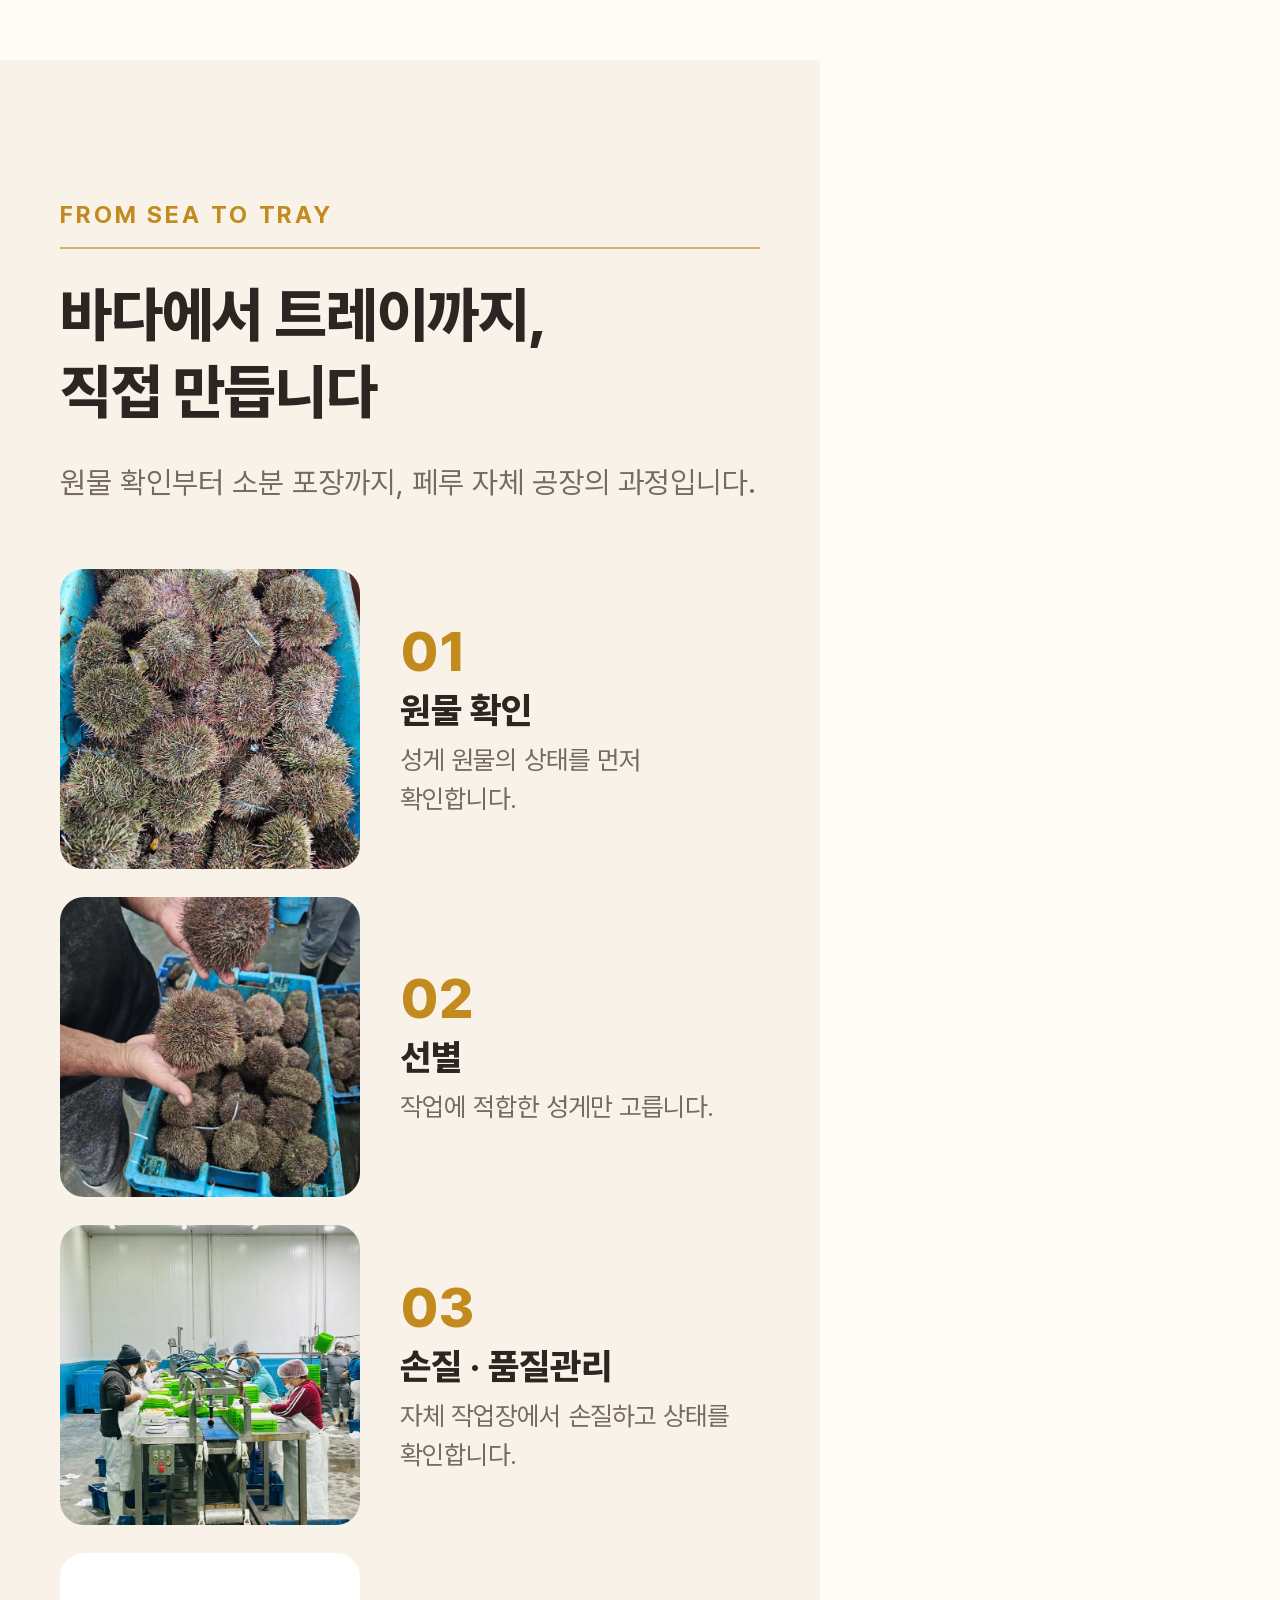
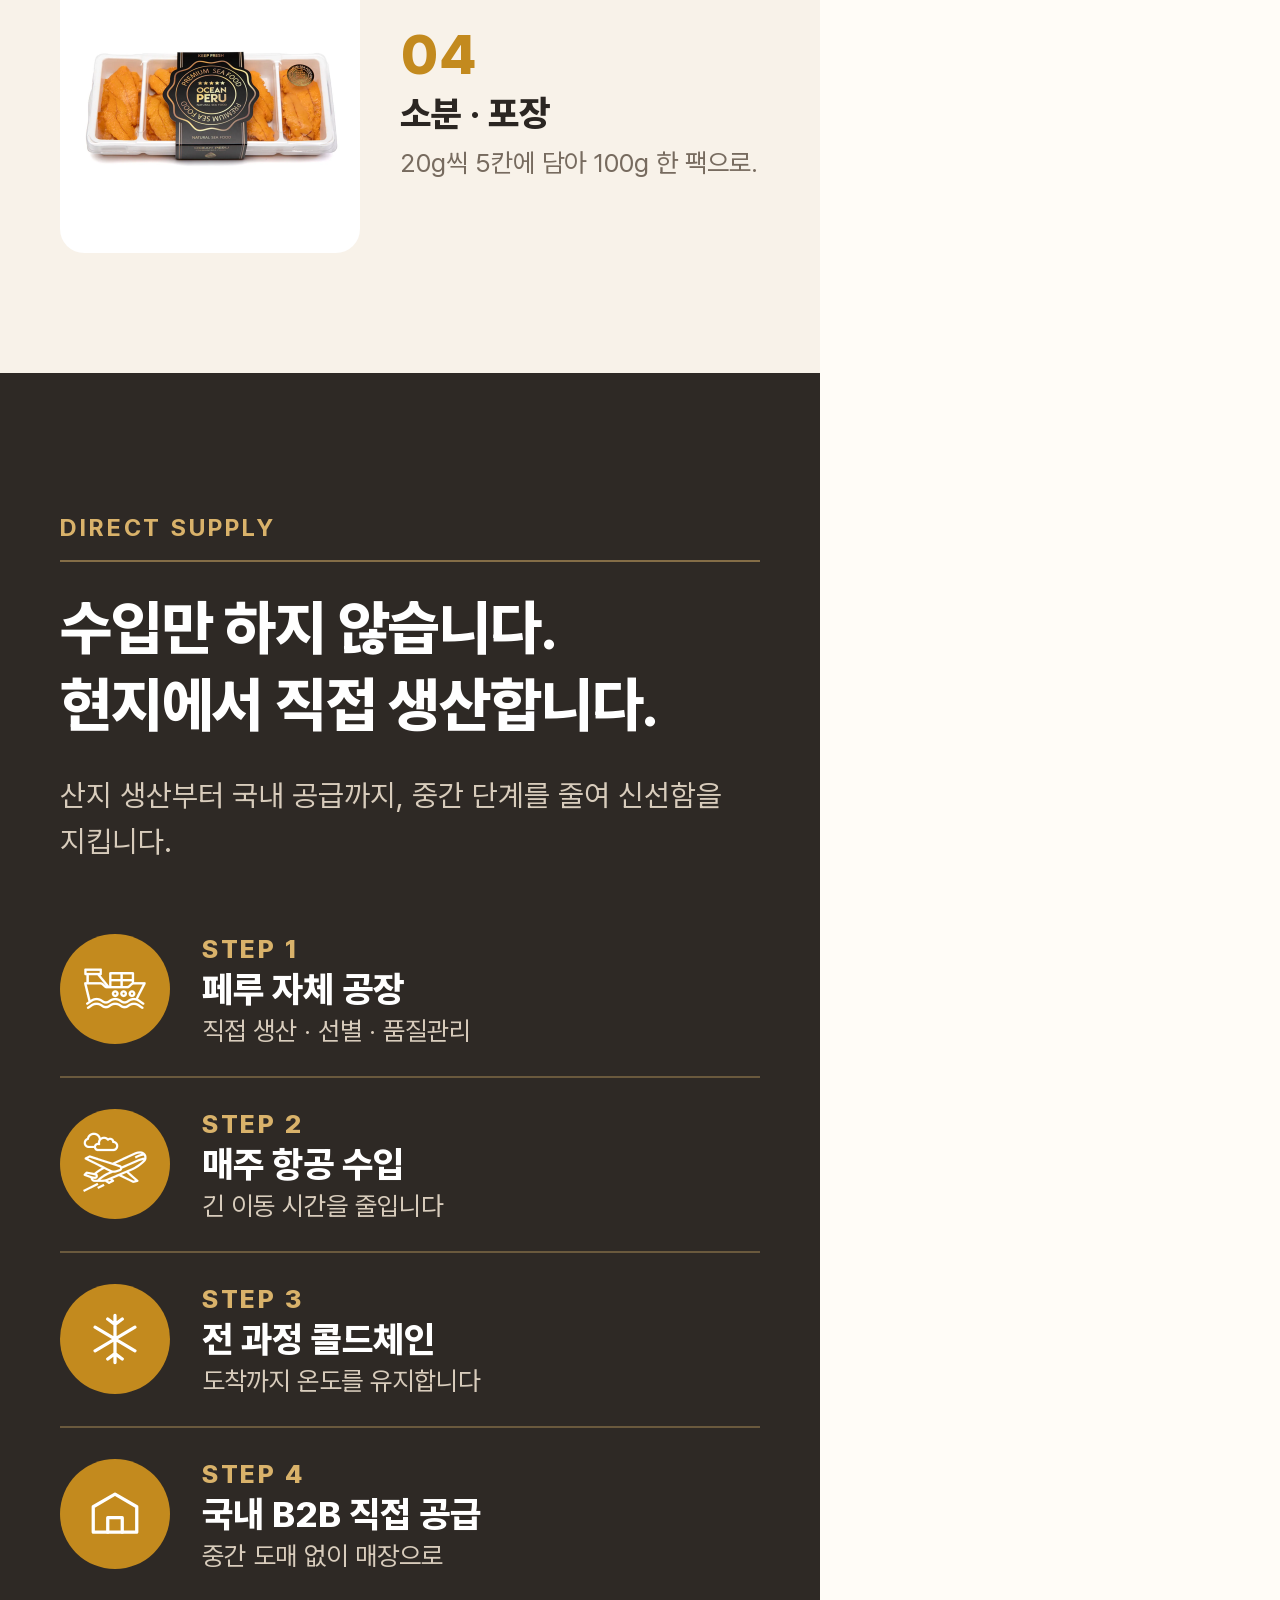
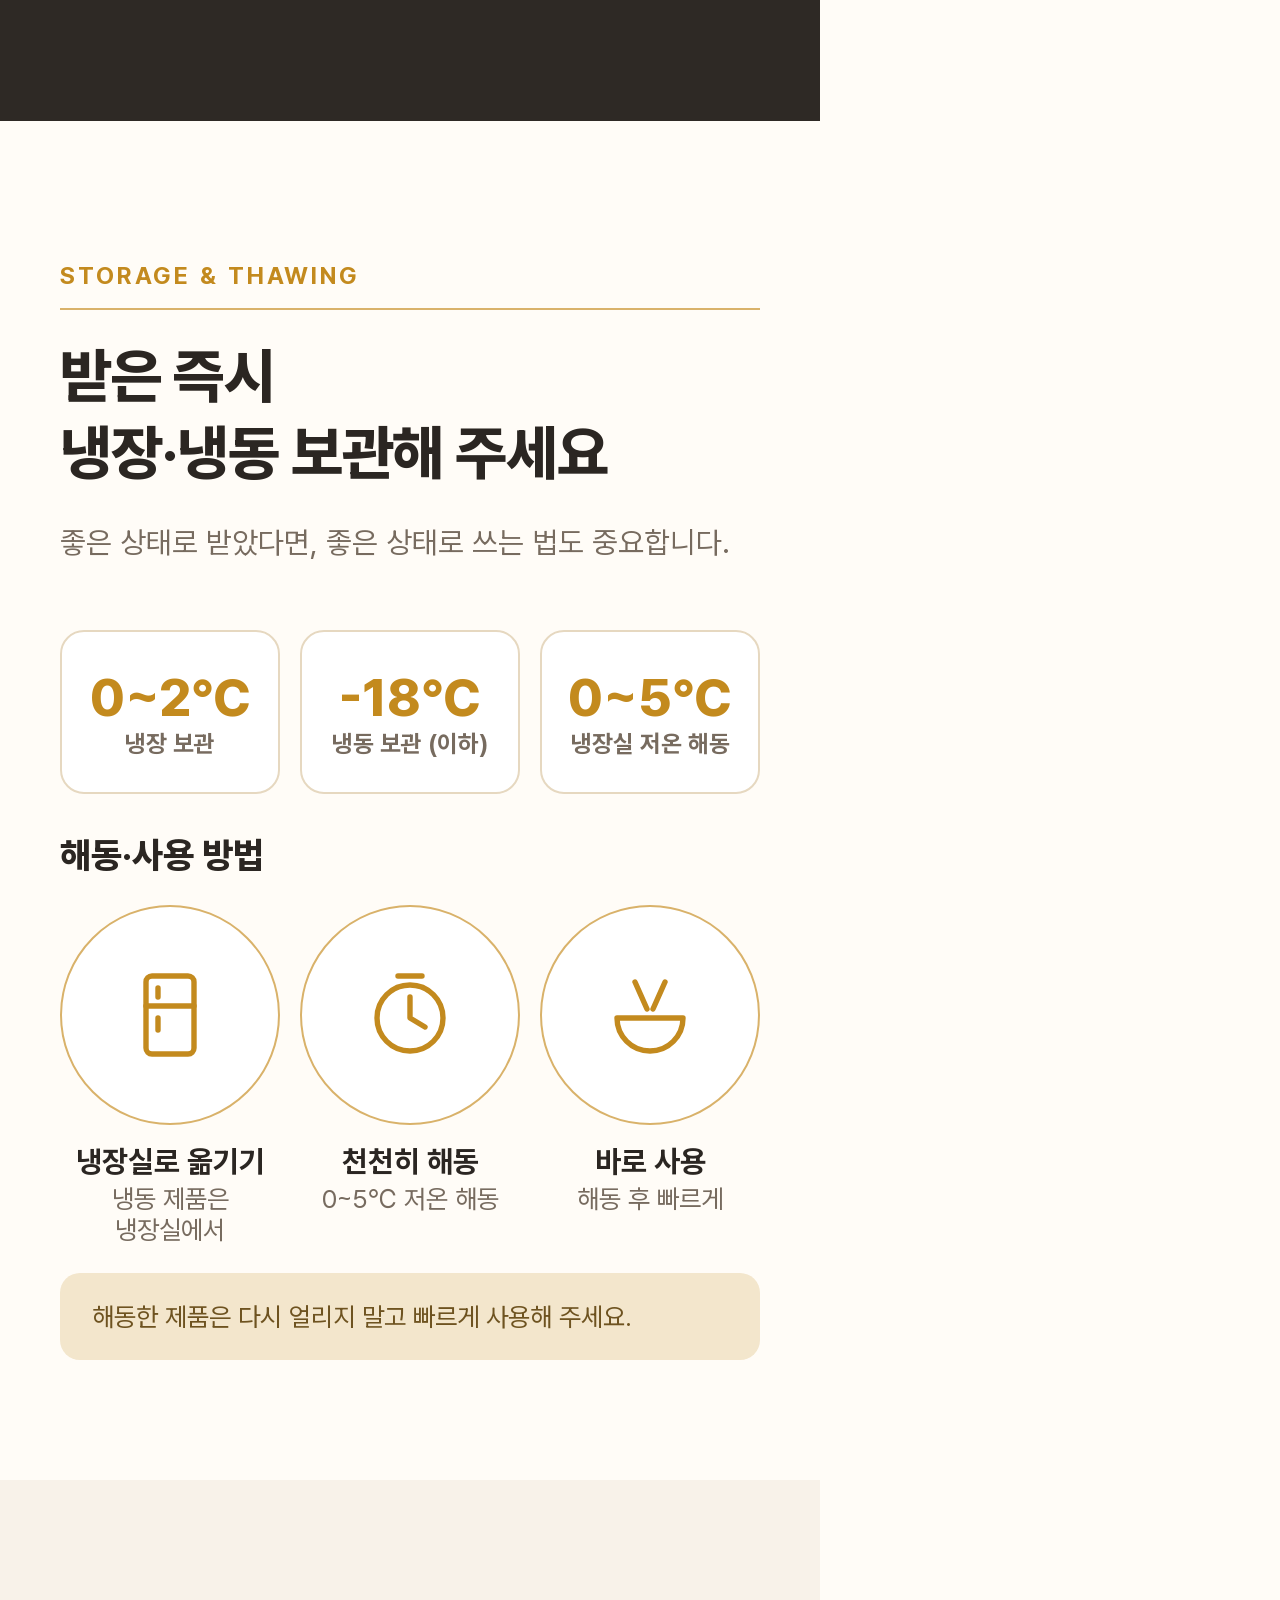
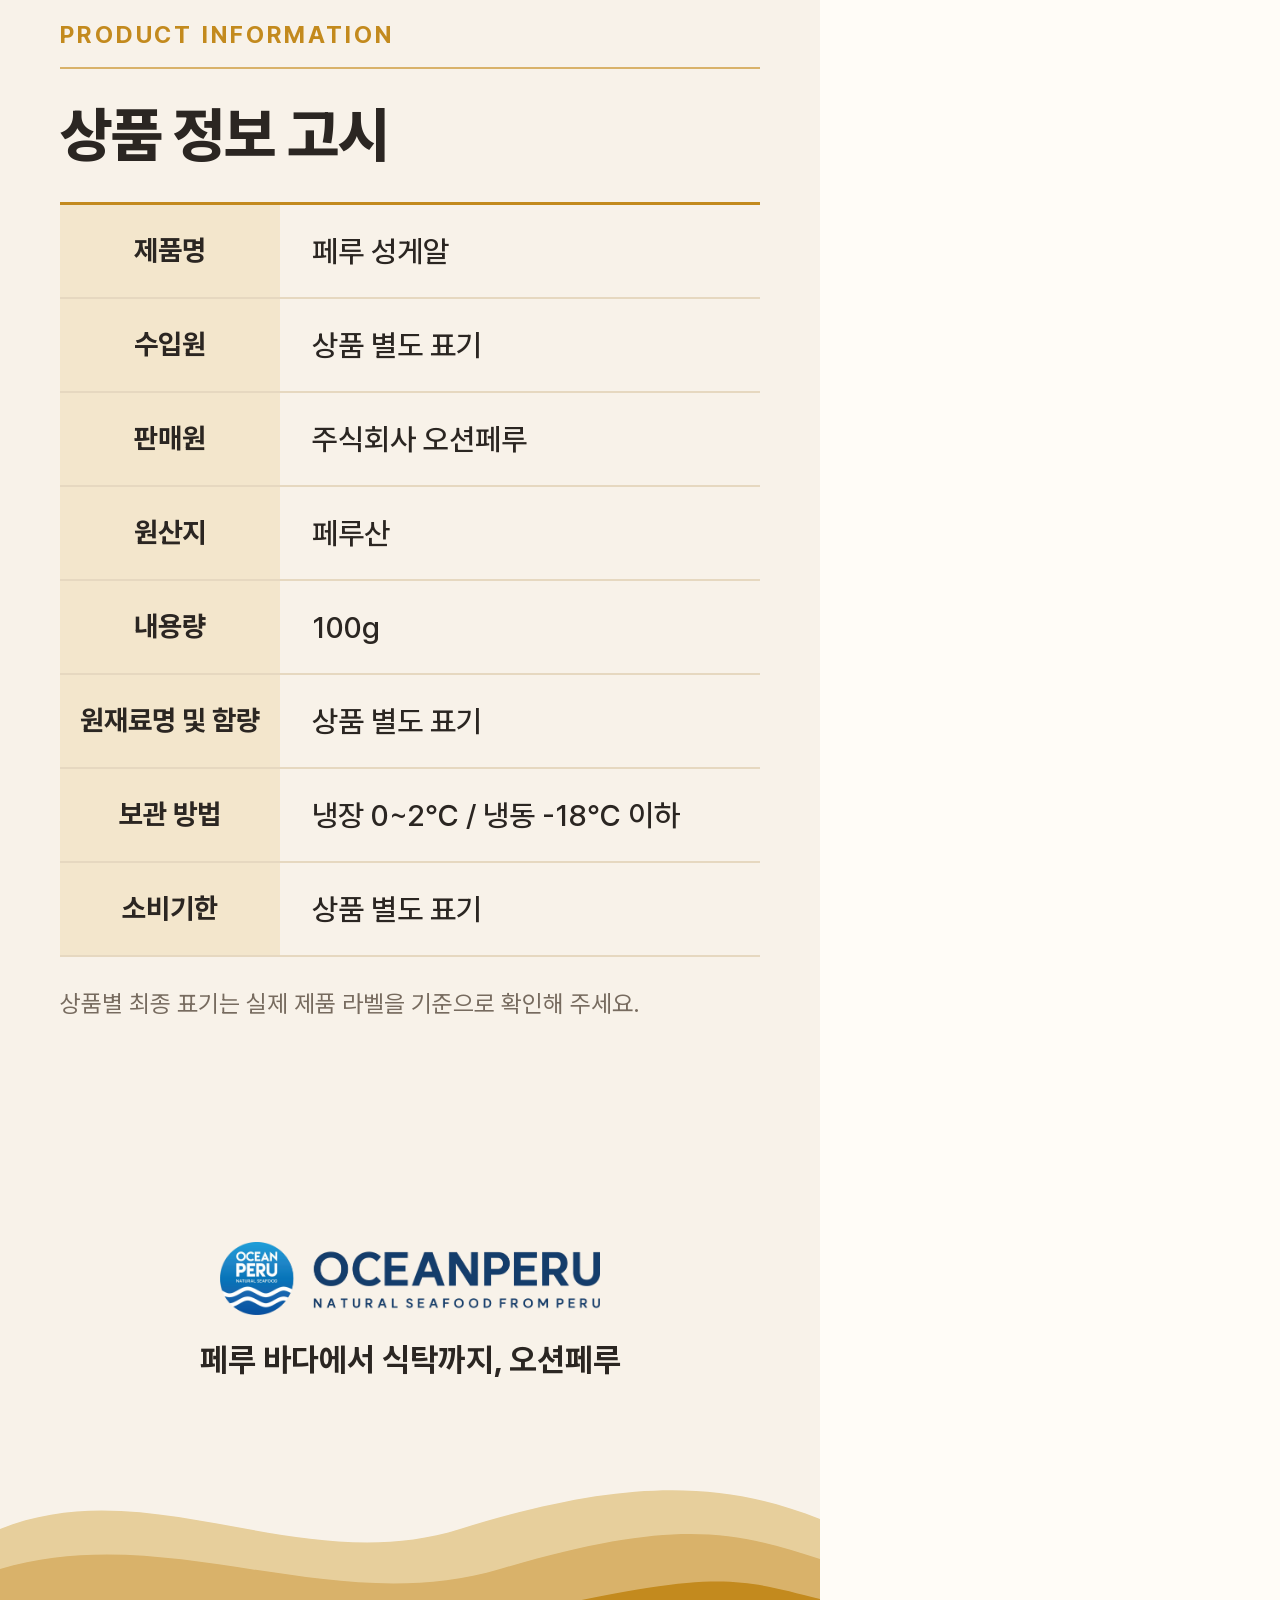
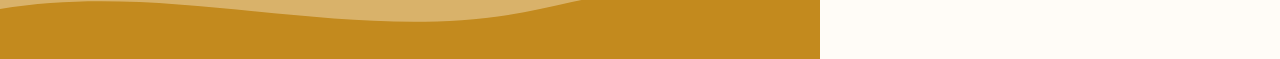
<file: layout/uni-820/index.html>
<!doctype html>
<html lang="ko"><head><meta charset="utf-8"><meta name="robots" content="noindex"><meta name="viewport" content="width=820"><title>페루 성게알 상세 820</title>
<style>
@font-face{font-family:"Pretendard Variable";src:url(PretendardVariable.woff2) format("woff2");font-weight:45 920}
:root{--cream:#F8F2E9;--paper:#FFFCF7;--gold:#C38A1E;--gold2:#D9B26A;--goldbg:#F3E6CC;--ink:#2B2622;--muted:#776B5F;--line:#E6D8C0;--char:#2E2925}
*{box-sizing:border-box;margin:0;padding:0}
body{width:820px;font-family:"Pretendard Variable",Pretendard,sans-serif;color:var(--ink);background:var(--paper);word-break:keep-all}
img{display:block;width:100%;height:100%;object-fit:cover}
.panel{padding:140px 60px 120px;display:flex;flex-direction:column;gap:28px;position:relative}
.cream{background:var(--cream)}.paper{background:var(--paper)}.char{background:var(--char)}
.lab{font-size:24px;font-weight:700;letter-spacing:.12em;color:var(--gold);padding-bottom:18px;border-bottom:2px solid var(--gold2)}
.h{font-size:60px;font-weight:800;line-height:1.28;letter-spacing:-.02em}
.d{font-size:30px;line-height:1.55;color:var(--muted)}
.char .h{color:#fff}.char .d{color:#D8CCBC}.char .lab{color:var(--gold2);border-color:rgba(217,178,106,.5)}
.gap{height:8px}
.ph{border-radius:24px;overflow:hidden;background:#EFE6D8}
.cap{padding-top:18px;text-align:center}.cap b{display:block;font-size:30px;font-weight:700}.cap span{display:block;font-size:26px;color:var(--muted);margin-top:4px}
.ai{position:relative}
/* hero */
.hero{padding:0;gap:0;background:var(--cream);overflow:hidden}
.hero-top{padding:70px 60px 0;display:flex;flex-direction:column;gap:0;position:relative;z-index:2}
.hero-top .logo{width:300px;height:auto;margin-bottom:70px}
.hero-top h1{font-size:170px;font-weight:900;line-height:1.02;letter-spacing:-.04em}
.hero-top h1 em{font-style:normal;color:var(--gold);display:block}
.hero-top .st{font-size:54px;font-weight:800;line-height:1.35;margin-top:48px;letter-spacing:-.02em}
.hero-top .d{margin-top:30px;color:#4E453D}
.hero-img{height:760px;margin-top:-40px;position:relative}
.hero-img::before{content:"";position:absolute;inset:0;z-index:1;background:linear-gradient(180deg,var(--cream) 0%,rgba(248,242,233,0) 28%,rgba(248,242,233,0) 85%,var(--cream) 100%)}
/* key info */
.key{gap:36px}
.keys{display:flex;border-top:2px solid var(--gold2);border-bottom:2px solid var(--gold2);padding:44px 0}
.keys>div{flex:1;display:flex;flex-direction:column;align-items:center;gap:20px;text-align:center}
.keys>div+div{border-left:2px solid var(--line)}
.gc{width:130px;height:130px;border-radius:50%;background:var(--gold);display:grid;place-items:center}
.gc img{width:78px;height:78px;object-fit:contain}
.gc svg{width:70px;height:70px;stroke:#fff;fill:none;stroke-width:1.8;stroke-linecap:round;stroke-linejoin:round}
.keys b{font-size:32px;font-weight:800}
.keys span{font-size:24px;color:var(--muted);margin-top:-10px}
/* proof */
.stack{display:flex;flex-direction:column;gap:56px}
.two{display:flex;gap:20px}.two>div{width:340px}
.tbl{border-top:3px solid var(--gold);}
.tbl div{display:flex;border-bottom:2px solid var(--line)}
.tbl span{width:220px;flex:none;background:var(--goldbg);padding:28px 20px;font-size:28px;font-weight:700;text-align:center}
.tbl b{padding:28px 32px;font-size:30px;font-weight:500}
.note{background:var(--goldbg);border-radius:20px;padding:24px 32px;font-size:26px;line-height:1.5;color:#6E5320}
.step{display:flex;gap:40px;align-items:center}
.step .ph{width:300px;height:300px;flex:none}
.step em{display:block;font-style:normal;font-size:56px;font-weight:800;color:var(--gold);line-height:1.1}
.step b{display:block;font-size:36px;font-weight:800;margin:6px 0 8px}.step span{font-size:26px;line-height:1.5;color:var(--muted)}
.flow{display:flex;flex-direction:column;gap:0;margin-top:10px}
.flow>div{display:flex;align-items:center;gap:32px;padding:30px 0;border-bottom:2px solid rgba(217,178,106,.35)}
.flow>div:last-child{border-bottom:0}
.flow .gc{width:110px;height:110px;flex:none}.flow .gc img{width:64px;height:64px}.flow .gc svg{width:58px;height:58px}
.flow em{font-style:normal;font-size:26px;font-weight:800;color:var(--gold2);letter-spacing:.1em}
.flow b{display:block;font-size:36px;font-weight:800;color:#fff;margin:4px 0}.flow span{font-size:26px;color:#D8CCBC}
.temps{display:flex;gap:20px}.temps div{flex:1;background:#fff;border:2px solid var(--line);border-radius:24px;padding:34px 10px;text-align:center}
.temps b{display:block;font-size:52px;font-weight:800;color:var(--gold)}.temps span{font-size:24px;font-weight:700;color:var(--muted)}
.sub{font-size:36px;font-weight:800;margin-top:12px}
.thaw{display:flex;gap:20px}.thaw>div{width:220px}
.thaw .c{width:220px;height:220px;border-radius:50%;background:#fff;border:2px solid var(--gold2);display:grid;place-items:center}
.thaw svg{width:96px;height:96px;stroke:var(--gold);fill:none;stroke-width:1.8;stroke-linecap:round;stroke-linejoin:round}
.close{padding:0;gap:0;background:var(--cream)}
.close .in{padding:100px 60px 80px;display:flex;flex-direction:column;align-items:center;gap:26px;text-align:center}
.close .in img{width:380px;height:auto}
.close p{font-size:32px;font-weight:700;color:var(--ink)}
.close svg{display:block;width:820px;height:200px}
</style></head><body>

<section class="panel hero" id="p01">
  <div class="hero-top">
    <img class="logo" src="logo.png" alt="OCEANPERU">
    <h1><em>페루</em>성게알</h1>
    <p class="st">수입만 하지 않습니다.<br>현지에서 직접 생산합니다.</p>
    <p class="d">페루 현지 자체 공장에서 직접 생산·선별·품질관리하고, 항공 수입부터 국내 B2B 직접 공급까지. 전 과정 콜드체인으로 신선함과 품질을 지킵니다.</p>
  </div>
  <div class="hero-img"><img src="ai-hero.jpg" alt="" style="object-position:50% 40%"></div>
</section>

<section class="panel cream key" id="p02" style="padding-top:60px">
  <p class="lab">KEY INFORMATION</p>
  <div class="keys" style="border-top:0;padding-top:20px">
    <div><div class="gc"><img src="ic-ship.png" alt=""></div><b>현지 직접 생산</b><span>페루 자체 공장</span></div>
    <div><div class="gc"><img src="ic-qc.png" alt=""></div><b>자체 품질관리</b><span>선별부터 포장까지</span></div>
    <div><div class="gc"><img src="ic-plane.png" alt=""></div><b>매주 항공 수입</b><span>콜드체인 유지</span></div>
  </div>
</section>

<section class="panel paper" id="p03">
  <p class="lab">PHOTO PROOF</p><h2 class="h">판단 기준은<br>실제 제품의 상태입니다</h2>
  <p class="d">정면, 사선, 포장 상태를 차례로 확인해 주세요.</p><div class="gap"></div>
  <div class="stack">
    <div><div class="ph" style="height:525px"><img src="../../assets/web/uni-pack-front.webp" alt=""></div><div class="cap"><b>정면 구성</b><span>100g · 20g × 5칸 구성을 한눈에</span></div></div>
    <div><div class="ph" style="height:525px"><img src="../../assets/web/uni-pack-angle-no-text.webp" alt=""></div><div class="cap"><b>결감과 입체감</b><span>색, 결, 담김 상태를 다른 각도에서</span></div></div>
    <div><div class="ph" style="height:525px"><img src="../../assets/web/uni-pack-label.webp" alt=""></div><div class="cap"><b>실제 포장</b><span>납품과 보관을 고려한 패키지 상태</span></div></div>
  </div>
</section>

<section class="panel cream" id="p04">
  <p class="lab">MENU SUGGESTION</p><h2 class="h">추천 활용 메뉴</h2>
  <p class="d">트레이 단위로 소분되어 손질 없이 바로 올릴 수 있습니다.</p><div class="gap"></div>
  <div><div class="ph" style="height:560px"><img src="ai-sushi.jpg" alt="" style="object-position:50% 45%"></div><div class="cap"><b>성게알 초밥</b><span>색과 결을 한 점에</span></div></div>
  <div class="two">
    <div><div class="ph" style="height:340px"><img src="ai-dong.jpg" alt=""></div><div class="cap"><b>성게알 덮밥</b><span>한 그릇을 풍성하게</span></div></div>
    <div><div class="ph" style="height:340px"><img src="ai-pasta.jpg" alt=""></div><div class="cap"><b>성게알 파스타</b><span>크림 소스와 함께</span></div></div>
  </div>
</section>

<section class="panel paper" id="p05">
  <p class="lab">PRODUCT SPEC</p><h2 class="h">제품 정보</h2><div class="gap"></div>
  <div class="ph" style="height:500px;background:#fff;border:2px solid var(--line)"><img src="../../assets/web/uni-pack-front-no-text.webp" alt=""></div>
  <div class="tbl">
    <div><span>제품명</span><b>페루 성게알</b></div>
    <div><span>규격</span><b>100g / 팩 (20g × 5칸)</b></div>
    <div><span>원산지</span><b>페루산</b></div>
    <div><span>보관 형태</span><b>냉장 0~2℃ / 냉동 -18℃ 이하</b></div>
    <div><span>추천 메뉴</span><b>초밥 · 덮밥 · 파스타</b></div>
  </div>
  <p class="note">수산물의 특성상 제품마다 색상, 크기와 형태에 자연스러운 차이가 있을 수 있습니다.</p>
</section>

<section class="panel cream" id="p06">
  <p class="lab">FROM SEA TO TRAY</p><h2 class="h">바다에서 트레이까지,<br>직접 만듭니다</h2>
  <p class="d">원물 확인부터 소분 포장까지, 페루 자체 공장의 과정입니다.</p><div class="gap"></div>
  <div class="step"><div class="ph"><img src="../../assets/web/process-origin.webp" alt=""></div><div><em>01</em><b>원물 확인</b><span>성게 원물의 상태를 먼저 확인합니다.</span></div></div>
  <div class="step"><div class="ph"><img src="../../assets/web/process-check.webp" alt=""></div><div><em>02</em><b>선별</b><span>작업에 적합한 성게만 고릅니다.</span></div></div>
  <div class="step"><div class="ph"><img src="../../assets/web/process-work.webp" alt=""></div><div><em>03</em><b>손질 · 품질관리</b><span>자체 작업장에서 손질하고 상태를 확인합니다.</span></div></div>
  <div class="step"><div class="ph" style="background:#fff"><img src="../../assets/web/uni-pack-label.webp" alt=""></div><div><em>04</em><b>소분 · 포장</b><span>20g씩 5칸에 담아 100g 한 팩으로.</span></div></div>
</section>

<section class="panel char" id="p07">
  <p class="lab">DIRECT SUPPLY</p><h2 class="h">수입만 하지 않습니다.<br>현지에서 직접 생산합니다.</h2>
  <p class="d">산지 생산부터 국내 공급까지, 중간 단계를 줄여 신선함을 지킵니다.</p>
  <div class="flow">
    <div><div class="gc"><img src="ic-ship.png" alt=""></div><div><em>STEP 1</em><b>페루 자체 공장</b><span>직접 생산 · 선별 · 품질관리</span></div></div>
    <div><div class="gc"><img src="ic-plane.png" alt=""></div><div><em>STEP 2</em><b>매주 항공 수입</b><span>긴 이동 시간을 줄입니다</span></div></div>
    <div><div class="gc"><svg viewBox="0 0 32 32"><path d="M16 3v26M5 9.5l22 13M27 9.5l-22 13M12 5l4 3 4-3M12 27l4-3 4 3"/></svg></div><div><em>STEP 3</em><b>전 과정 콜드체인</b><span>도착까지 온도를 유지합니다</span></div></div>
    <div><div class="gc"><svg viewBox="0 0 32 32"><path d="M4 12l12-7 12 7v14H4z"/><path d="M12 26v-8h8v8"/></svg></div><div><em>STEP 4</em><b>국내 B2B 직접 공급</b><span>중간 도매 없이 매장으로</span></div></div>
  </div>
</section>

<section class="panel paper" id="p08">
  <p class="lab">STORAGE &amp; THAWING</p><h2 class="h">받은 즉시<br>냉장·냉동 보관해 주세요</h2>
  <p class="d">좋은 상태로 받았다면, 좋은 상태로 쓰는 법도 중요합니다.</p><div class="gap"></div>
  <div class="temps"><div><b>0~2℃</b><span>냉장 보관</span></div><div><b>-18℃</b><span>냉동 보관 (이하)</span></div><div><b>0~5℃</b><span>냉장실 저온 해동</span></div></div>
  <p class="sub">해동·사용 방법</p>
  <div class="thaw">
    <div><div class="c"><svg viewBox="0 0 32 32"><rect x="8" y="3" width="16" height="26" rx="2"/><path d="M8 13h16M12 7v3M12 17v4"/></svg></div><div class="cap"><b>냉장실로 옮기기</b><span>냉동 제품은 냉장실에서</span></div></div>
    <div><div class="c"><svg viewBox="0 0 32 32"><circle cx="16" cy="17" r="11"/><path d="M16 10v7l5 3M12 3h8"/></svg></div><div class="cap"><b>천천히 해동</b><span>0~5℃ 저온 해동</span></div></div>
    <div><div class="c"><svg viewBox="0 0 32 32"><path d="M5 17h22a11 11 0 0 1-22 0z"/><path d="M11 5l4 9M21 5l-4 9"/></svg></div><div class="cap"><b>바로 사용</b><span>해동 후 빠르게</span></div></div>
  </div>
  <p class="note">해동한 제품은 다시 얼리지 말고 빠르게 사용해 주세요.</p>
</section>

<section class="panel cream" id="p09">
  <p class="lab">PRODUCT INFORMATION</p><h2 class="h">상품 정보 고시</h2>
  <div class="tbl">
    <div><span>제품명</span><b>페루 성게알</b></div><div><span>수입원</span><b>상품 별도 표기</b></div><div><span>판매원</span><b>주식회사 오션페루</b></div>
    <div><span>원산지</span><b>페루산</b></div><div><span>내용량</span><b>100g</b></div><div><span>원재료명 및 함량</span><b>상품 별도 표기</b></div>
    <div><span>보관 방법</span><b>냉장 0~2℃ / 냉동 -18℃ 이하</b></div><div><span>소비기한</span><b>상품 별도 표기</b></div>
  </div>
  <p class="d" style="font-size:24px">상품별 최종 표기는 실제 제품 라벨을 기준으로 확인해 주세요.</p>
</section>

<section class="panel close" id="p10">
  <div class="in"><img src="logo.png" alt="OCEANPERU"><p>페루 바다에서 식탁까지, 오션페루</p></div>
  <svg viewBox="0 0 820 200" preserveAspectRatio="none"><path d="M0 70 C150 10 300 120 460 70 S720 20 820 60 V200 H0Z" fill="#E7CF9C"/><path d="M0 110 C170 60 330 160 500 110 S730 70 820 100 V200 H0Z" fill="#D9B26A"/><path d="M0 150 C180 120 360 190 540 150 S740 120 820 140 V200 H0Z" fill="#C38A1E"/></svg>
</section>
</body></html>
</file>
